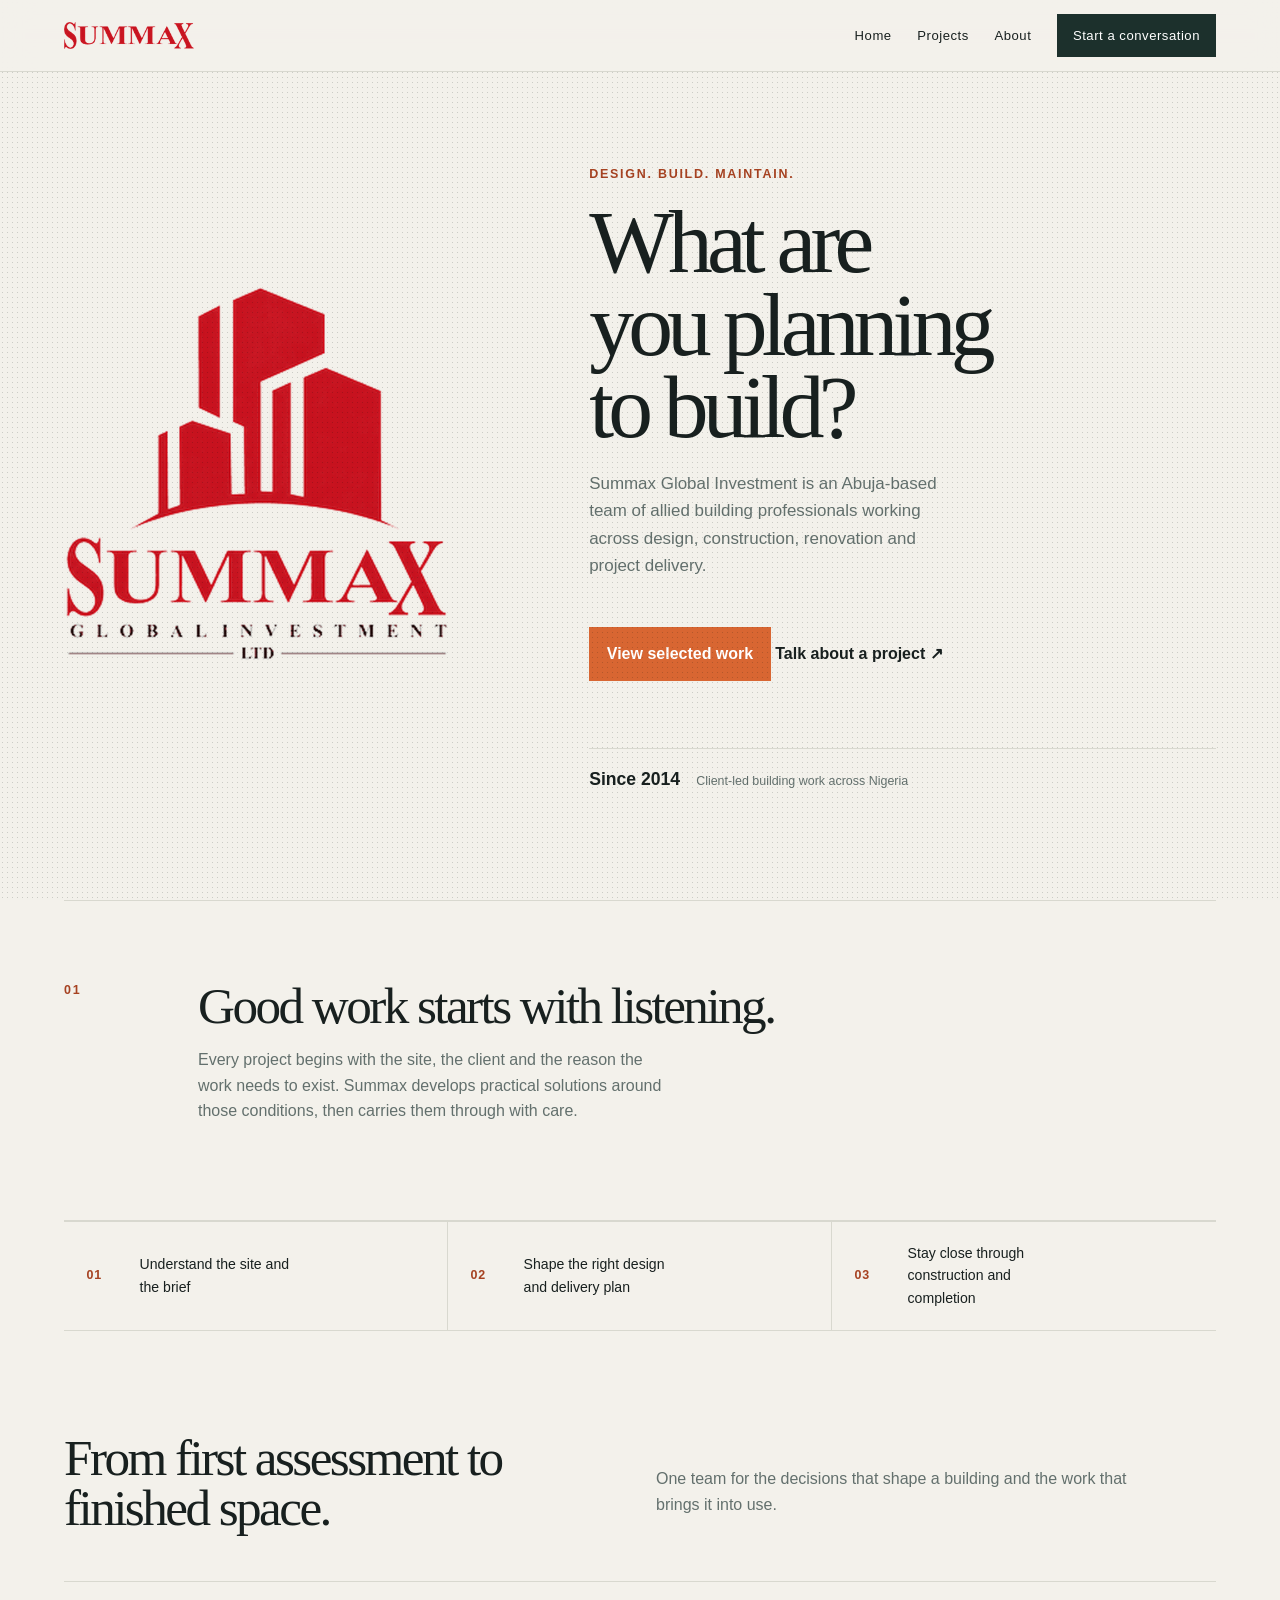
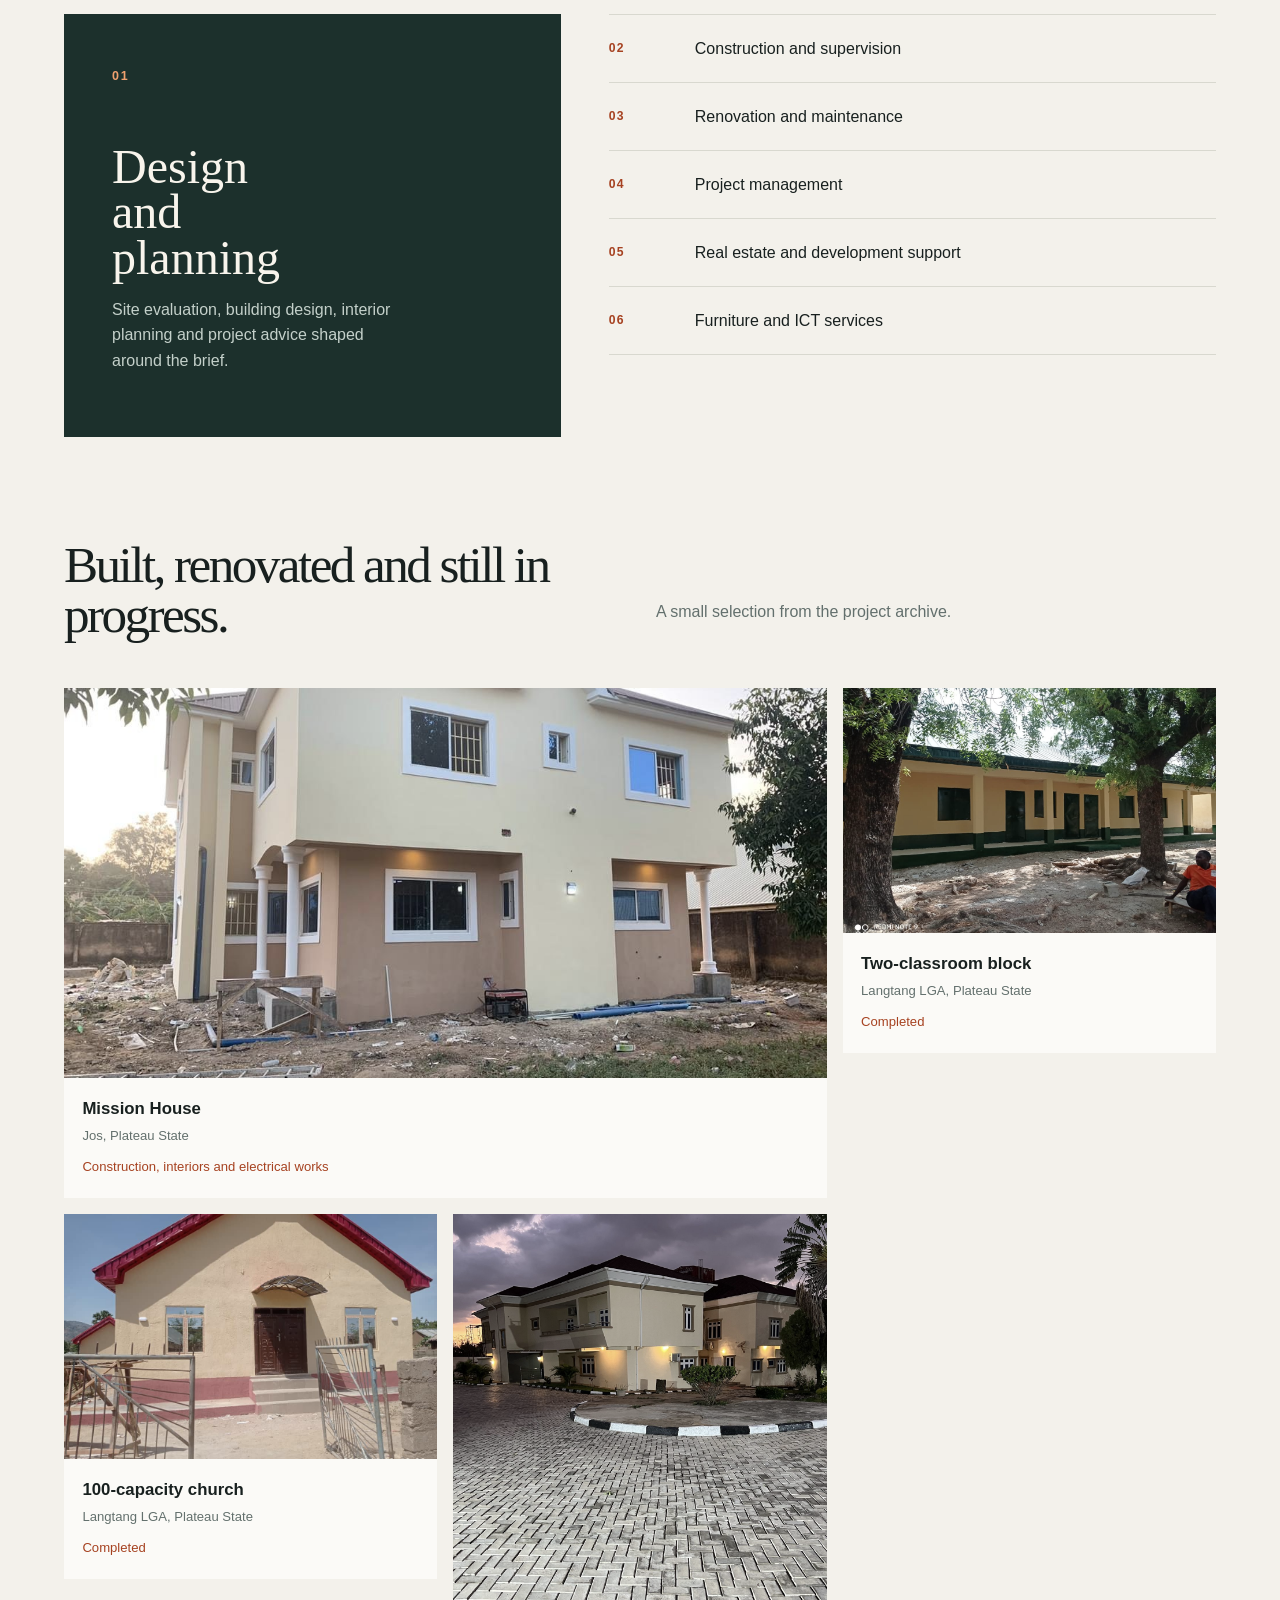
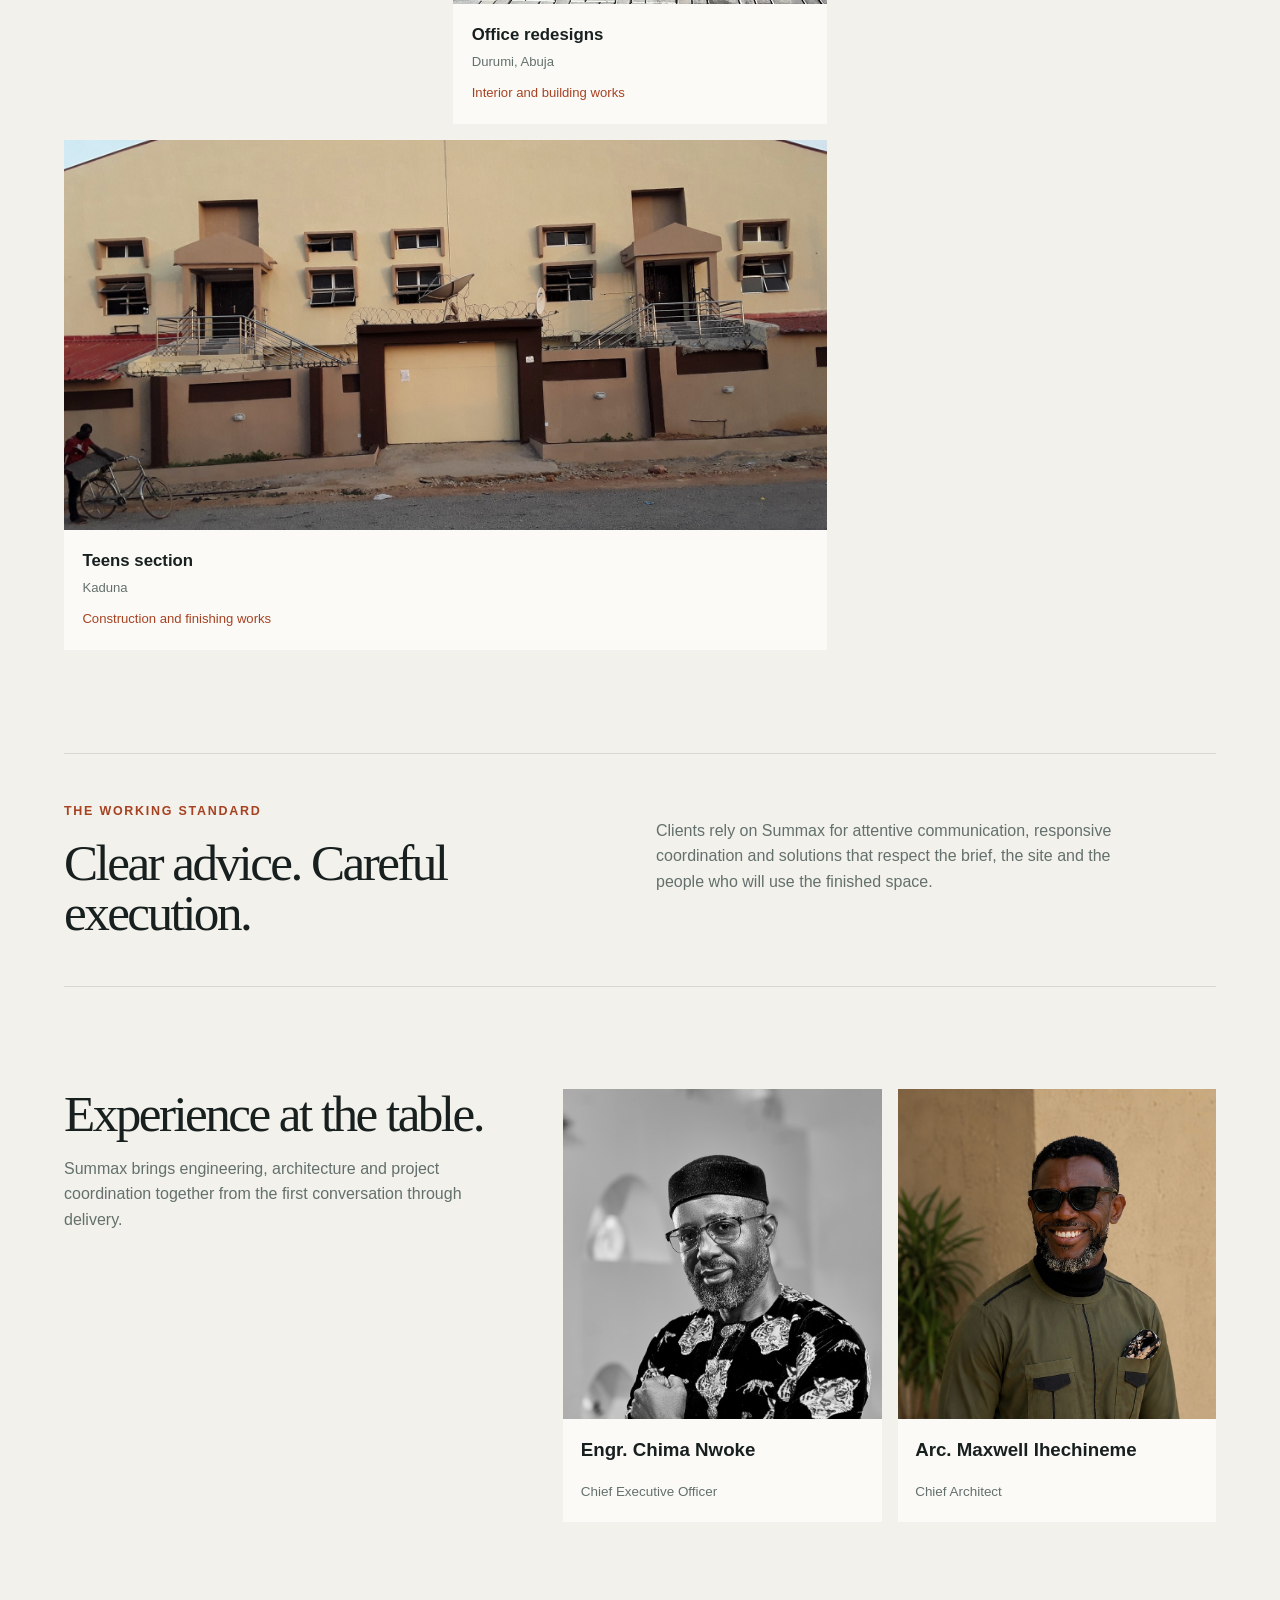
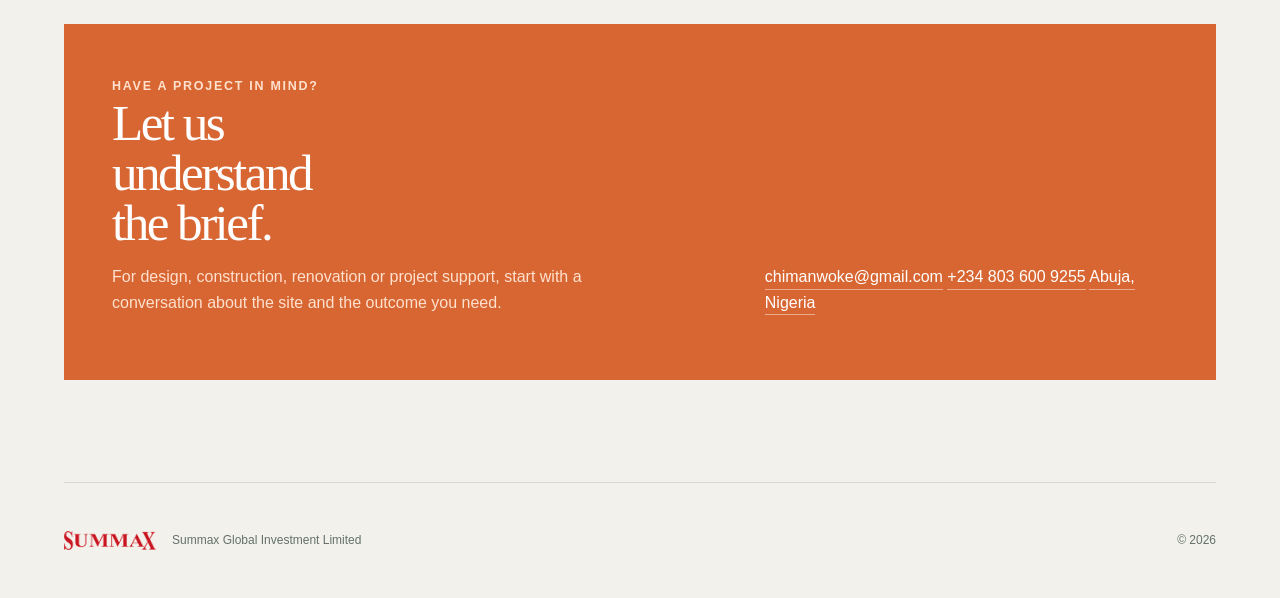
<file: docs/index.html>
<!DOCTYPE html>
<html xmlns="http://www.w3.org/1999/xhtml" lang="en" xml:lang="en"><head>

<meta charset="utf-8">
<meta name="generator" content="quarto-1.9.36">

<meta name="viewport" content="width=device-width, initial-scale=1.0, user-scalable=yes">


<title>Summax Global Investment</title>
<style>
/* Default styles provided by pandoc.
** See https://pandoc.org/MANUAL.html#variables-for-html for config info.
*/
code{white-space: pre-wrap;}
span.smallcaps{font-variant: small-caps;}
div.columns{display: flex; gap: min(4vw, 1.5em);}
div.column{flex: auto; overflow-x: auto;}
div.hanging-indent{margin-left: 1.5em; text-indent: -1.5em;}
ul.task-list{list-style: none;}
ul.task-list li input[type="checkbox"] {
  width: 0.8em;
  margin: 0 0.8em 0.2em -1em; /* quarto-specific, see https://github.com/quarto-dev/quarto-cli/issues/4556 */ 
  vertical-align: middle;
}
.display.math{display: block; text-align: center; margin: 0.5rem auto;}
</style>


<link href="./assets/logo.png" rel="icon" type="image/png">
<script src="site_libs/clipboard/clipboard.min.js"></script>
<script src="site_libs/quarto-html/tabby.min.js"></script>
<script src="site_libs/quarto-html/popper.min.js"></script>
<script src="site_libs/quarto-html/tippy.umd.min.js"></script>
<link href="site_libs/quarto-html/tippy.css" rel="stylesheet">
<link href="site_libs/quarto-html/light-border.css" rel="stylesheet">
<link href="site_libs/quarto-html/quarto-html-640605f58ae58ee79329c070719e555b.min.css" rel="stylesheet" append-hash="true" data-mode="light">
<link href="site_libs/quarto-html/quarto-syntax-highlighting-845c23b38eaddc0f92fda52bfe77a8c8.css" rel="stylesheet" id="quarto-text-highlighting-styles">
<style>html{ scroll-behavior: smooth; }</style>


<link rel="stylesheet" href="styles.css">
</head>

<body>


<header id="title-block-header">
<h1 class="title">Summax Global Investment</h1>

</header>


<nav class="site-nav" aria-label="Main navigation">
<a class="site-nav-brand" href="index.html" aria-label="Summax Global Investment — home"><img class="brand-full" src="assets/logo-wordmark.png" alt="Summax Global Investment" width="849" height="177"></a>
<div class="site-nav-links">
<a href="index.html">Home</a><a href="projects.html">Projects</a><a href="about.html">About</a><a class="site-nav-cta" href="about.html#contact"><span class="cta-full">Start a conversation</span><span class="cta-short">Contact</span></a>
</div>
</nav>
<div class="hero">
<div class="hero-logo">
<p><img src="assets/logo-lockup.png" alt="Summax Global Investment" width="572" height="560"></p>
</div>
<div class="hero-copy">
<p class="kicker">
Design. Build. Maintain.
</p>
<h1 id="what-are-you-planning-to-build">What are you planning to build?</h1>
<p>Summax Global Investment is an Abuja-based team of allied building professionals working across design, construction, renovation and project delivery.</p>
<div class="hero-actions">
<p><a class="button button-primary" href="#projects">View selected work</a> <a class="text-link" href="#contact">Talk about a project <span aria-hidden="true">↗</span></a></p>
</div>
<div class="hero-note">
<strong>Since 2014</strong><span>Client-led building work across Nigeria</span>
</div>
</div>
</div>
<div class="intro-band">
<div class="section-index">
01
</div>
<div>
<h2>
Good work starts with listening.
</h2>
<p>
Every project begins with the site, the client and the reason the work needs to exist. Summax develops practical solutions around those conditions, then carries them through with care.
</p>
</div>
</div>
<div class="approach-strip" aria-label="How Summax works">
<div>
<strong>01</strong><span>Understand the site and the brief</span>
</div>
<div>
<strong>02</strong><span>Shape the right design and delivery plan</span>
</div>
<div>
<strong>03</strong><span>Stay close through construction and completion</span>
</div>
</div>
<h2 id="services">Services</h2>
<div class="section-heading">
<h2>
From first assessment to finished space.
</h2>
<p>
One team for the decisions that shape a building and the work that brings it into use.
</p>
</div>
<div class="services-grid">
<div class="service-feature">
<span class="service-number">01</span>
<h3>
Design and planning
</h3>
<p>
Site evaluation, building design, interior planning and project advice shaped around the brief.
</p>
</div>
<div class="service-list">
<div>
<strong>02</strong><span>Construction and supervision</span>
</div>
<div>
<strong>03</strong><span>Renovation and maintenance</span>
</div>
<div>
<strong>04</strong><span>Project management</span>
</div>
<div>
<strong>05</strong><span>Real estate and development support</span>
</div>
<div>
<strong>06</strong><span>Furniture and ICT services</span>
</div>
</div>
</div>
<h2 id="projects">Selected work</h2>
<div class="section-heading section-heading-projects">
<h2>
Built, renovated and still in progress.
</h2>
<p>
A small selection from the project archive.
</p>
</div>
<div class="project-grid">
<div class="project-card project-card-wide">
<img src="assets/projects/mission-house-back.jpg" alt="Mission House exterior and surrounding site">
<div class="project-copy">
<h3>
Mission House
</h3>
<p>
Jos, Plateau State
</p>
<span>Construction, interiors and electrical works</span>
</div>
</div>
<div class="project-card">
<img src="assets/projects/langtang-school.jpg" alt="Completed classroom block at Langtang">
<div class="project-copy">
<h3>
Two-classroom block
</h3>
<p>
Langtang LGA, Plateau State
</p>
<span>Completed</span>
</div>
</div>
<div class="project-card">
<img src="assets/projects/church-front.jpg" alt="Front elevation of a 100-capacity church">
<div class="project-copy">
<h3>
100-capacity church
</h3>
<p>
Langtang LGA, Plateau State
</p>
<span>Completed</span>
</div>
</div>
<div class="project-card project-card-tall">
<img src="assets/projects/durumi-office.jpg" alt="Redesigned Living Faith Church office in Durumi">
<div class="project-copy">
<h3>
Office redesigns
</h3>
<p>
Durumi, Abuja
</p>
<span>Interior and building works</span>
</div>
</div>
<div class="project-card project-card-wide">
<img src="assets/projects/teens-church.jpg" alt="Living Faith Church teens section under construction">
<div class="project-copy">
<h3>
Teens section
</h3>
<p>
Kaduna
</p>
<span>Construction and finishing works</span>
</div>
</div>
</div>
<div class="project-detail">
<div>
<span class="kicker">The working standard</span>
<h2>
Clear advice. Careful execution.
</h2>
</div>
<p>
Clients rely on Summax for attentive communication, responsive coordination and solutions that respect the brief, the site and the people who will use the finished space.
</p>
</div>
<h2 id="team">The people behind the work</h2>
<div class="team-layout">
<div class="team-intro">
<h2>
Experience at the table.
</h2>
<p>
Summax brings engineering, architecture and project coordination together from the first conversation through delivery.
</p>
</div>
<div class="team-grid">
<div class="person-card">
<img src="assets/people/chima-nwoke.jpg" class="img-fluid" alt="Portrait of Engr. Chima Nwoke">
<h3>
Engr. Chima Nwoke
</h3>
<p>
Chief Executive Officer
</p>
</div>
<div class="person-card">
<img src="assets/people/maxwell-ihechineme.jpg" class="img-fluid" alt="Portrait of Arc. Maxwell Ihechineme">
<h3>
Arc. Maxwell Ihechineme
</h3>
<p>
Chief Architect
</p>
</div>
</div>
</div>
<div id="contact" class="contact-panel">
<div>
<span class="kicker">Have a project in mind?</span>
<h2>
Let us understand the brief.
</h2>
<p>
For design, construction, renovation or project support, start with a conversation about the site and the outcome you need.
</p>
</div>
<div class="contact-details">
<p><a href="mailto:chimanwoke@gmail.com">chimanwoke@gmail.com</a> <a href="tel:+2348036009255">+234 803 600 9255</a> <span>Abuja, Nigeria</span></p>
</div>
</div>
<footer>
<img src="assets/logo-wordmark.png" alt="Summax Global Investment" width="849" height="177"> <span>Summax Global Investment Limited</span> <span>© 2026</span>
</footer>


<script id="quarto-html-after-body" type="application/javascript">
  window.document.addEventListener("DOMContentLoaded", function (event) {
    const tabsets =  window.document.querySelectorAll(".panel-tabset-tabby")
    tabsets.forEach(function(tabset) {
      const tabby = new Tabby('#' + tabset.id);
    });
    const isCodeAnnotation = (el) => {
      for (const clz of el.classList) {
        if (clz.startsWith('code-annotation-')) {                     
          return true;
        }
      }
      return false;
    }
    const onCopySuccess = function(e) {
      // button target
      const button = e.trigger;
      // don't keep focus
      button.blur();
      // flash "checked"
      button.classList.add('code-copy-button-checked');
      var currentTitle = button.getAttribute("title");
      button.setAttribute("title", "Copied!");
      let tooltip;
      if (window.bootstrap) {
        button.setAttribute("data-bs-toggle", "tooltip");
        button.setAttribute("data-bs-placement", "left");
        button.setAttribute("data-bs-title", "Copied!");
        tooltip = new bootstrap.Tooltip(button, 
          { trigger: "manual", 
            customClass: "code-copy-button-tooltip",
            offset: [0, -8]});
        tooltip.show();    
      }
      setTimeout(function() {
        if (tooltip) {
          tooltip.hide();
          button.removeAttribute("data-bs-title");
          button.removeAttribute("data-bs-toggle");
          button.removeAttribute("data-bs-placement");
        }
        button.setAttribute("title", currentTitle);
        button.classList.remove('code-copy-button-checked');
      }, 1000);
      // clear code selection
      e.clearSelection();
    }
    const getTextToCopy = function(trigger) {
      const outerScaffold = trigger.parentElement.cloneNode(true);
      const codeEl = outerScaffold.querySelector('code');
      for (const childEl of codeEl.children) {
        if (isCodeAnnotation(childEl)) {
          childEl.remove();
        }
      }
      return codeEl.innerText;
    }
    const clipboard = new window.ClipboardJS('.code-copy-button:not([data-in-quarto-modal])', {
      text: getTextToCopy
    });
    clipboard.on('success', onCopySuccess);
    if (window.document.getElementById('quarto-embedded-source-code-modal')) {
      const clipboardModal = new window.ClipboardJS('.code-copy-button[data-in-quarto-modal]', {
        text: getTextToCopy,
        container: window.document.getElementById('quarto-embedded-source-code-modal')
      });
      clipboardModal.on('success', onCopySuccess);
    }
      var localhostRegex = new RegExp(/^(?:http|https):\/\/localhost\:?[0-9]*\//);
      var mailtoRegex = new RegExp(/^mailto:/);
        var filterRegex = new RegExp("https:\/\/theafricanquant\.github\.io\/summax-global-investment\/");
      var isInternal = (href) => {
          return filterRegex.test(href) || localhostRegex.test(href) || mailtoRegex.test(href);
      }
      // Inspect non-navigation links and adorn them if external
     var links = window.document.querySelectorAll('a[href]:not(.nav-link):not(.navbar-brand):not(.toc-action):not(.sidebar-link):not(.sidebar-item-toggle):not(.pagination-link):not(.no-external):not([aria-hidden]):not(.dropdown-item):not(.quarto-navigation-tool):not(.about-link)');
      for (var i=0; i<links.length; i++) {
        const link = links[i];
        if (!isInternal(link.href)) {
          // undo the damage that might have been done by quarto-nav.js in the case of
          // links that we want to consider external
          if (link.dataset.originalHref !== undefined) {
            link.href = link.dataset.originalHref;
          }
        }
      }
    function tippyHover(el, contentFn, onTriggerFn, onUntriggerFn) {
      const config = {
        allowHTML: true,
        maxWidth: 500,
        delay: 100,
        arrow: false,
        appendTo: function(el) {
            return el.parentElement;
        },
        interactive: true,
        interactiveBorder: 10,
        theme: 'light-border',
        placement: 'bottom-start',
      };
      if (contentFn) {
        config.content = contentFn;
      }
      if (onTriggerFn) {
        config.onTrigger = onTriggerFn;
      }
      if (onUntriggerFn) {
        config.onUntrigger = onUntriggerFn;
      }
      window.tippy(el, config); 
    }
    const noterefs = window.document.querySelectorAll('a[role="doc-noteref"]');
    for (var i=0; i<noterefs.length; i++) {
      const ref = noterefs[i];
      tippyHover(ref, function() {
        // use id or data attribute instead here
        let href = ref.getAttribute('data-footnote-href') || ref.getAttribute('href');
        try { href = new URL(href).hash; } catch {}
        const id = href.replace(/^#\/?/, "");
        const note = window.document.getElementById(id);
        if (note) {
          return note.innerHTML;
        } else {
          return "";
        }
      });
    }
    const xrefs = window.document.querySelectorAll('a.quarto-xref');
    const processXRef = (id, note) => {
      // Strip column container classes
      const stripColumnClz = (el) => {
        el.classList.remove("page-full", "page-columns");
        if (el.children) {
          for (const child of el.children) {
            stripColumnClz(child);
          }
        }
      }
      stripColumnClz(note)
      if (id === null || id.startsWith('sec-')) {
        // Special case sections, only their first couple elements
        const container = document.createElement("div");
        if (note.children && note.children.length > 2) {
          container.appendChild(note.children[0].cloneNode(true));
          for (let i = 1; i < note.children.length; i++) {
            const child = note.children[i];
            if (child.tagName === "P" && child.innerText === "") {
              continue;
            } else {
              container.appendChild(child.cloneNode(true));
              break;
            }
          }
          if (window.Quarto?.typesetMath) {
            window.Quarto.typesetMath(container);
          }
          return container.innerHTML
        } else {
          if (window.Quarto?.typesetMath) {
            window.Quarto.typesetMath(note);
          }
          return note.innerHTML;
        }
      } else {
        // Remove any anchor links if they are present
        const anchorLink = note.querySelector('a.anchorjs-link');
        if (anchorLink) {
          anchorLink.remove();
        }
        if (window.Quarto?.typesetMath) {
          window.Quarto.typesetMath(note);
        }
        if (note.classList.contains("callout")) {
          return note.outerHTML;
        } else {
          return note.innerHTML;
        }
      }
    }
    for (var i=0; i<xrefs.length; i++) {
      const xref = xrefs[i];
      tippyHover(xref, undefined, function(instance) {
        instance.disable();
        let url = xref.getAttribute('href');
        let hash = undefined; 
        if (url.startsWith('#')) {
          hash = url;
        } else {
          try { hash = new URL(url).hash; } catch {}
        }
        if (hash) {
          const id = hash.replace(/^#\/?/, "");
          const note = window.document.getElementById(id);
          if (note !== null) {
            try {
              const html = processXRef(id, note.cloneNode(true));
              instance.setContent(html);
            } finally {
              instance.enable();
              instance.show();
            }
          } else {
            // See if we can fetch this
            fetch(url.split('#')[0])
            .then(res => res.text())
            .then(html => {
              const parser = new DOMParser();
              const htmlDoc = parser.parseFromString(html, "text/html");
              const note = htmlDoc.getElementById(id);
              if (note !== null) {
                const html = processXRef(id, note);
                instance.setContent(html);
              } 
            }).finally(() => {
              instance.enable();
              instance.show();
            });
          }
        } else {
          // See if we can fetch a full url (with no hash to target)
          // This is a special case and we should probably do some content thinning / targeting
          fetch(url)
          .then(res => res.text())
          .then(html => {
            const parser = new DOMParser();
            const htmlDoc = parser.parseFromString(html, "text/html");
            const note = htmlDoc.querySelector('main.content');
            if (note !== null) {
              // This should only happen for chapter cross references
              // (since there is no id in the URL)
              // remove the first header
              if (note.children.length > 0 && note.children[0].tagName === "HEADER") {
                note.children[0].remove();
              }
              const html = processXRef(null, note);
              instance.setContent(html);
            } 
          }).finally(() => {
            instance.enable();
            instance.show();
          });
        }
      }, function(instance) {
      });
    }
        let selectedAnnoteEl;
        const selectorForAnnotation = ( cell, annotation) => {
          let cellAttr = 'data-code-cell="' + cell + '"';
          let lineAttr = 'data-code-annotation="' +  annotation + '"';
          const selector = 'span[' + cellAttr + '][' + lineAttr + ']';
          return selector;
        }
        const selectCodeLines = (annoteEl) => {
          const doc = window.document;
          const targetCell = annoteEl.getAttribute("data-target-cell");
          const targetAnnotation = annoteEl.getAttribute("data-target-annotation");
          const annoteSpan = window.document.querySelector(selectorForAnnotation(targetCell, targetAnnotation));
          const lines = annoteSpan.getAttribute("data-code-lines").split(",");
          const lineIds = lines.map((line) => {
            return targetCell + "-" + line;
          })
          let top = null;
          let height = null;
          let parent = null;
          if (lineIds.length > 0) {
              //compute the position of the single el (top and bottom and make a div)
              const el = window.document.getElementById(lineIds[0]);
              top = el.offsetTop;
              height = el.offsetHeight;
              parent = el.parentElement.parentElement;
            if (lineIds.length > 1) {
              const lastEl = window.document.getElementById(lineIds[lineIds.length - 1]);
              const bottom = lastEl.offsetTop + lastEl.offsetHeight;
              height = bottom - top;
            }
            if (top !== null && height !== null && parent !== null) {
              // cook up a div (if necessary) and position it 
              let div = window.document.getElementById("code-annotation-line-highlight");
              if (div === null) {
                div = window.document.createElement("div");
                div.setAttribute("id", "code-annotation-line-highlight");
                div.style.position = 'absolute';
                parent.appendChild(div);
              }
              div.style.top = top - 2 + "px";
              div.style.height = height + 4 + "px";
              div.style.left = 0;
              let gutterDiv = window.document.getElementById("code-annotation-line-highlight-gutter");
              if (gutterDiv === null) {
                gutterDiv = window.document.createElement("div");
                gutterDiv.setAttribute("id", "code-annotation-line-highlight-gutter");
                gutterDiv.style.position = 'absolute';
                const codeCell = window.document.getElementById(targetCell);
                const gutter = codeCell.querySelector('.code-annotation-gutter');
                gutter.appendChild(gutterDiv);
              }
              gutterDiv.style.top = top - 2 + "px";
              gutterDiv.style.height = height + 4 + "px";
            }
            selectedAnnoteEl = annoteEl;
          }
        };
        const unselectCodeLines = () => {
          const elementsIds = ["code-annotation-line-highlight", "code-annotation-line-highlight-gutter"];
          elementsIds.forEach((elId) => {
            const div = window.document.getElementById(elId);
            if (div) {
              div.remove();
            }
          });
          selectedAnnoteEl = undefined;
        };
          // Handle positioning of the toggle
      window.addEventListener(
        "resize",
        throttle(() => {
          elRect = undefined;
          if (selectedAnnoteEl) {
            selectCodeLines(selectedAnnoteEl);
          }
        }, 10)
      );
      function throttle(fn, ms) {
      let throttle = false;
      let timer;
        return (...args) => {
          if(!throttle) { // first call gets through
              fn.apply(this, args);
              throttle = true;
          } else { // all the others get throttled
              if(timer) clearTimeout(timer); // cancel #2
              timer = setTimeout(() => {
                fn.apply(this, args);
                timer = throttle = false;
              }, ms);
          }
        };
      }
        // Attach click handler to the DT
        const annoteDls = window.document.querySelectorAll('dt[data-target-cell]');
        for (const annoteDlNode of annoteDls) {
          annoteDlNode.addEventListener('click', (event) => {
            const clickedEl = event.target;
            if (clickedEl !== selectedAnnoteEl) {
              unselectCodeLines();
              const activeEl = window.document.querySelector('dt[data-target-cell].code-annotation-active');
              if (activeEl) {
                activeEl.classList.remove('code-annotation-active');
              }
              selectCodeLines(clickedEl);
              clickedEl.classList.add('code-annotation-active');
            } else {
              // Unselect the line
              unselectCodeLines();
              clickedEl.classList.remove('code-annotation-active');
            }
          });
        }
    const findCites = (el) => {
      const parentEl = el.parentElement;
      if (parentEl) {
        const cites = parentEl.dataset.cites;
        if (cites) {
          return {
            el,
            cites: cites.split(' ')
          };
        } else {
          return findCites(el.parentElement)
        }
      } else {
        return undefined;
      }
    };
    var bibliorefs = window.document.querySelectorAll('a[role="doc-biblioref"]');
    for (var i=0; i<bibliorefs.length; i++) {
      const ref = bibliorefs[i];
      const citeInfo = findCites(ref);
      if (citeInfo) {
        tippyHover(citeInfo.el, function() {
          var popup = window.document.createElement('div');
          citeInfo.cites.forEach(function(cite) {
            var citeDiv = window.document.createElement('div');
            citeDiv.classList.add('hanging-indent');
            citeDiv.classList.add('csl-entry');
            var biblioDiv = window.document.getElementById('ref-' + cite);
            if (biblioDiv) {
              citeDiv.innerHTML = biblioDiv.innerHTML;
            }
            popup.appendChild(citeDiv);
          });
          return popup.innerHTML;
        });
      }
    }
  });
  </script>




<script src="site_libs/quarto-html/zenscroll-min.js"></script>
</body></html>
</file>
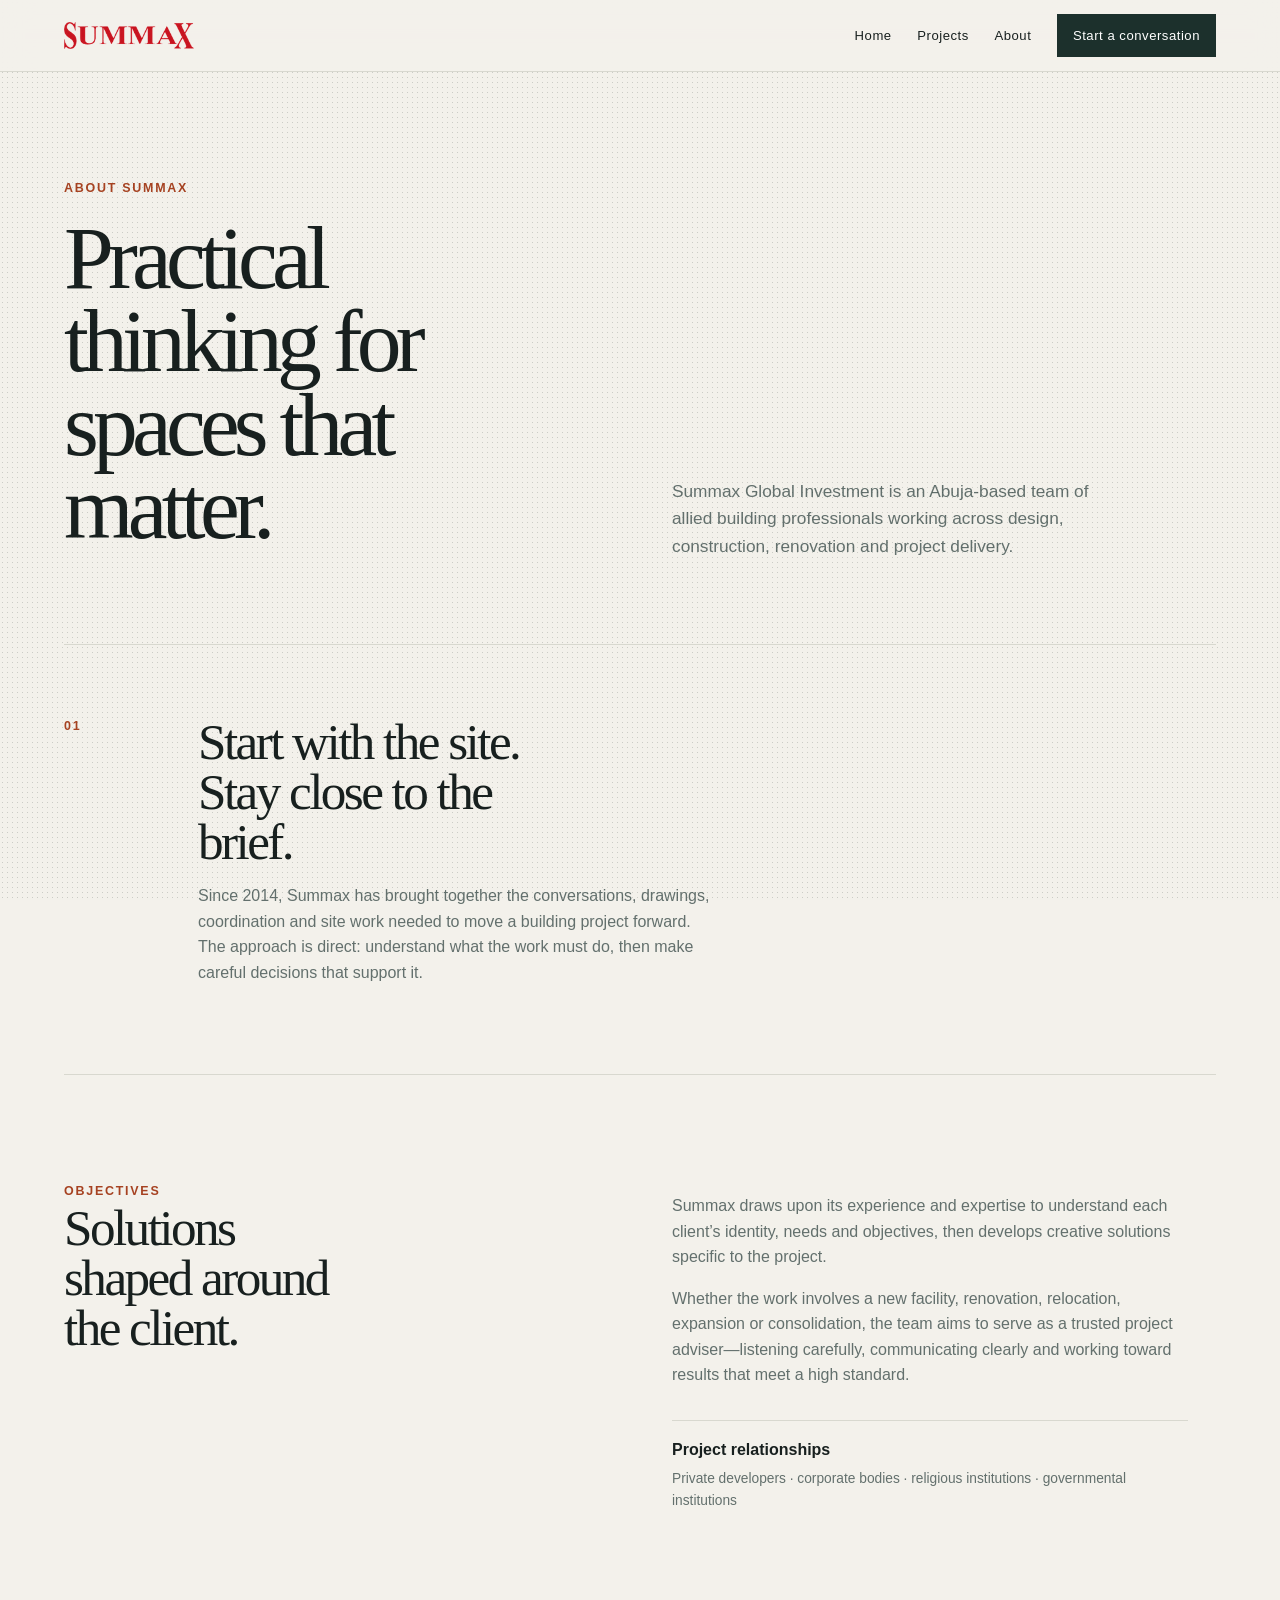
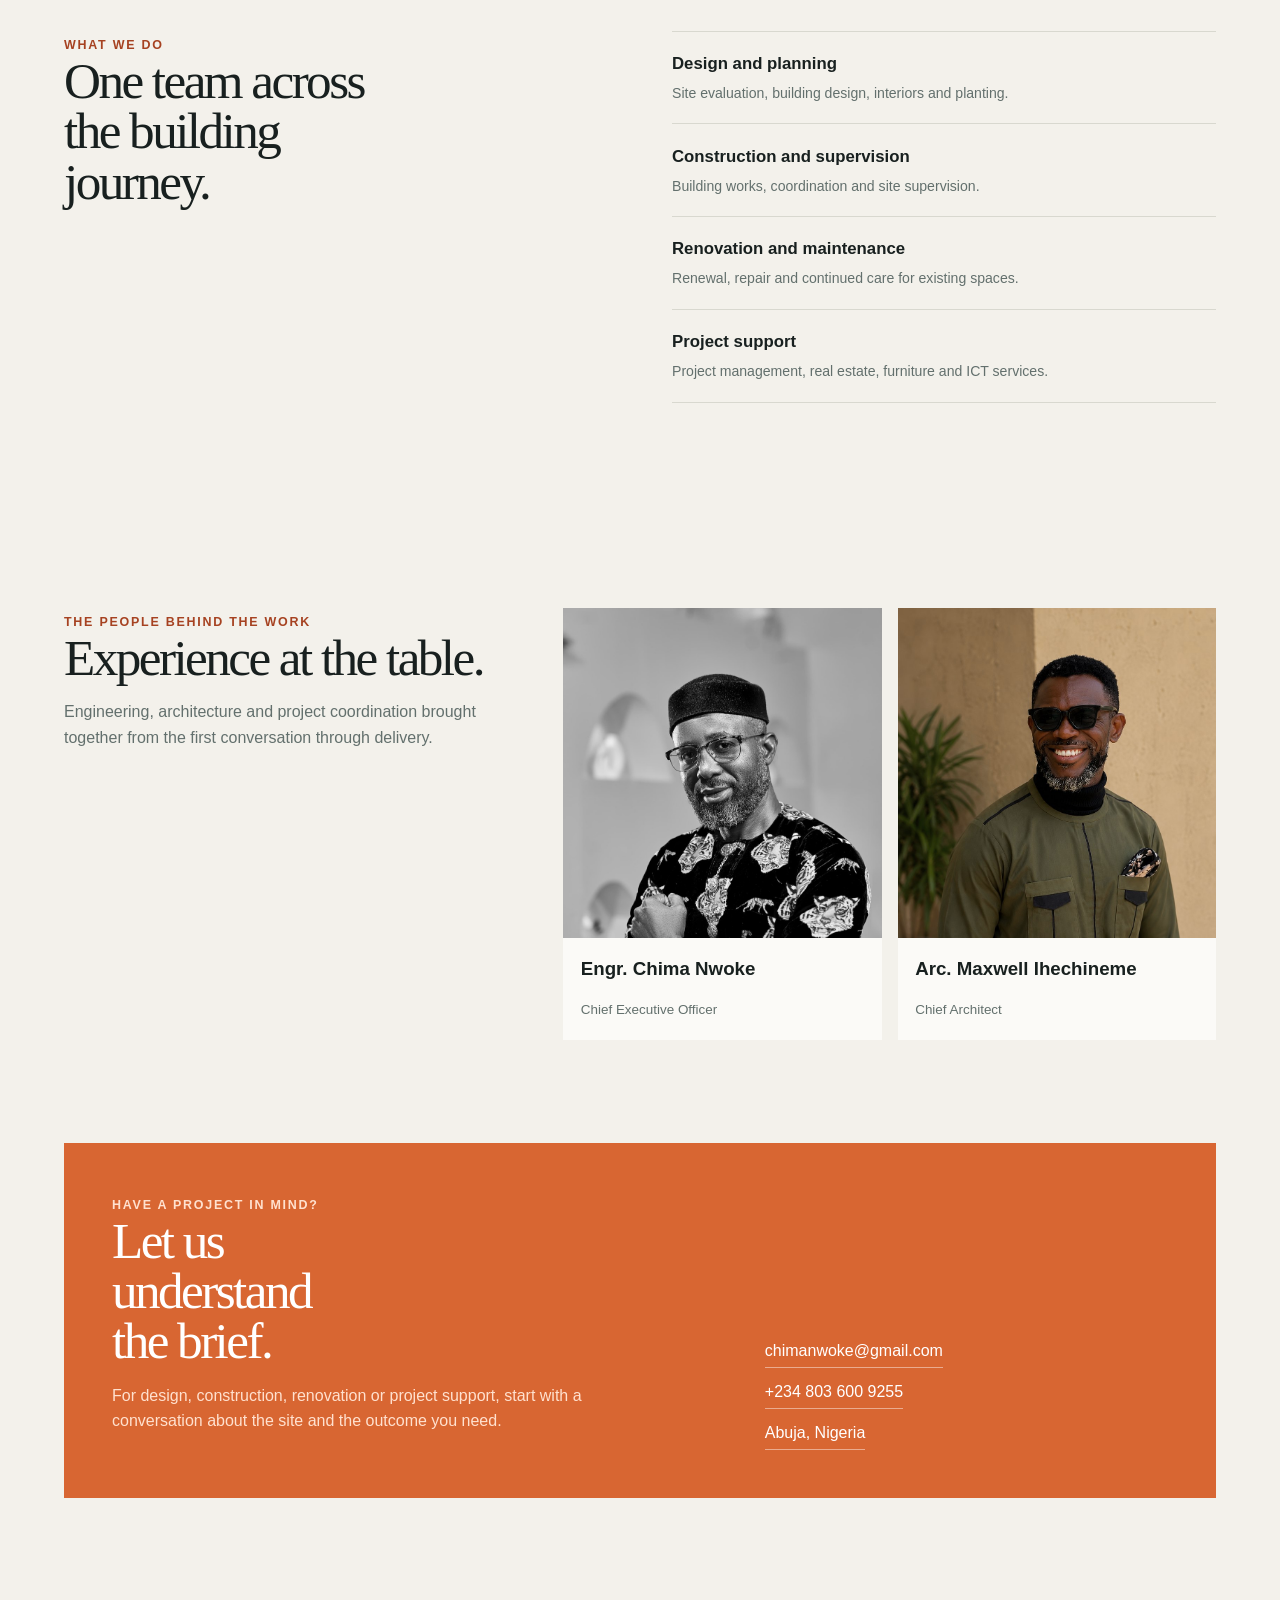
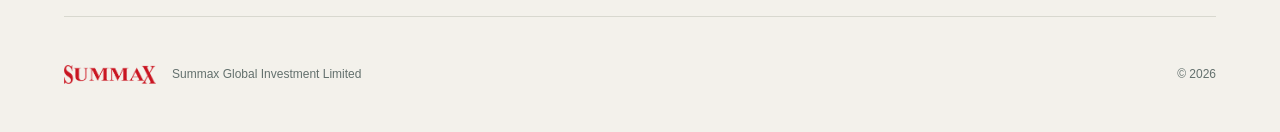
<file: docs/about.html>
<!DOCTYPE html>
<html xmlns="http://www.w3.org/1999/xhtml" lang="en" xml:lang="en"><head>

<meta charset="utf-8">
<meta name="generator" content="quarto-1.9.36">

<meta name="viewport" content="width=device-width, initial-scale=1.0, user-scalable=yes">


<title>About – Summax Global Investment</title>
<style>
/* Default styles provided by pandoc.
** See https://pandoc.org/MANUAL.html#variables-for-html for config info.
*/
code{white-space: pre-wrap;}
span.smallcaps{font-variant: small-caps;}
div.columns{display: flex; gap: min(4vw, 1.5em);}
div.column{flex: auto; overflow-x: auto;}
div.hanging-indent{margin-left: 1.5em; text-indent: -1.5em;}
ul.task-list{list-style: none;}
ul.task-list li input[type="checkbox"] {
  width: 0.8em;
  margin: 0 0.8em 0.2em -1em; /* quarto-specific, see https://github.com/quarto-dev/quarto-cli/issues/4556 */ 
  vertical-align: middle;
}
.display.math{display: block; text-align: center; margin: 0.5rem auto;}
</style>


<link href="./assets/logo.png" rel="icon" type="image/png">
<script src="site_libs/clipboard/clipboard.min.js"></script>
<script src="site_libs/quarto-html/tabby.min.js"></script>
<script src="site_libs/quarto-html/popper.min.js"></script>
<script src="site_libs/quarto-html/tippy.umd.min.js"></script>
<link href="site_libs/quarto-html/tippy.css" rel="stylesheet">
<link href="site_libs/quarto-html/light-border.css" rel="stylesheet">
<link href="site_libs/quarto-html/quarto-html-640605f58ae58ee79329c070719e555b.min.css" rel="stylesheet" append-hash="true" data-mode="light">
<link href="site_libs/quarto-html/quarto-syntax-highlighting-845c23b38eaddc0f92fda52bfe77a8c8.css" rel="stylesheet" id="quarto-text-highlighting-styles">
<style>html{ scroll-behavior: smooth; }</style>


<link rel="stylesheet" href="styles.css">
</head>

<body>


<header id="title-block-header">
<h1 class="title">About</h1>

</header>


<nav class="site-nav" aria-label="Main navigation">
<a class="site-nav-brand" href="index.html" aria-label="Summax Global Investment — home"><img class="brand-full" src="assets/logo-wordmark.png" alt="Summax Global Investment" width="849" height="177"></a>
<div class="site-nav-links">
<a href="index.html">Home</a><a href="projects.html">Projects</a><a href="about.html">About</a><a class="site-nav-cta" href="#contact"><span class="cta-full">Start a conversation</span><span class="cta-short">Contact</span></a>
</div>
</nav>
<div class="page-shell">
<div class="page-hero page-hero-split">
<div>
<span class="kicker">About Summax</span>
<h1>
Practical thinking for spaces that matter.
</h1>
</div>
<p>
Summax Global Investment is an Abuja-based team of allied building professionals working across design, construction, renovation and project delivery.
</p>
</div>
<div class="about-statement">
<span class="section-index">01</span>
<div>
<h2>
Start with the site. Stay close to the brief.
</h2>
<p>
Since 2014, Summax has brought together the conversations, drawings, coordination and site work needed to move a building project forward. The approach is direct: understand what the work must do, then make careful decisions that support it.
</p>
</div>
</div>
<div class="about-objectives">
<div>
<span class="kicker">Objectives</span>
<h2>
Solutions shaped around the client.
</h2>
</div>
<div>
<p>
Summax draws upon its experience and expertise to understand each client’s identity, needs and objectives, then develops creative solutions specific to the project.
</p>
<p>
Whether the work involves a new facility, renovation, relocation, expansion or consolidation, the team aims to serve as a trusted project adviser—listening carefully, communicating clearly and working toward results that meet a high standard.
</p>
<p class="audience-note">
<strong>Project relationships</strong><span>Private developers · corporate bodies · religious institutions · governmental institutions</span>
</p>
</div>
</div>
<div class="about-columns">
<div>
<span class="kicker">What we do</span>
<h2>
One team across the building journey.
</h2>
</div>
<div class="about-services">
<div>
<strong>Design and planning</strong>
<p>
Site evaluation, building design, interiors and planting.
</p>
</div>
<div>
<strong>Construction and supervision</strong>
<p>
Building works, coordination and site supervision.
</p>
</div>
<div>
<strong>Renovation and maintenance</strong>
<p>
Renewal, repair and continued care for existing spaces.
</p>
</div>
<div>
<strong>Project support</strong>
<p>
Project management, real estate, furniture and ICT services.
</p>
</div>
</div>
</div>
<div class="team-layout about-team">
<div class="team-intro">
<span class="kicker">The people behind the work</span>
<h2>
Experience at the table.
</h2>
<p>
Engineering, architecture and project coordination brought together from the first conversation through delivery.
</p>
</div>
<div class="team-grid">
<div class="person-card">
<img src="assets/people/chima-nwoke.jpg" alt="Portrait of Engr. Chima Nwoke">
<h3>
Engr. Chima Nwoke
</h3>
<p>
Chief Executive Officer
</p>
</div>
<div class="person-card">
<img src="assets/people/maxwell-ihechineme.jpg" alt="Portrait of Arc. Maxwell Ihechineme">
<h3>
Arc. Maxwell Ihechineme
</h3>
<p>
Chief Architect
</p>
</div>
</div>
</div>
<div id="contact" class="contact-panel">
<div>
<span class="kicker">Have a project in mind?</span>
<h2>
Let us understand the brief.
</h2>
<p>
For design, construction, renovation or project support, start with a conversation about the site and the outcome you need.
</p>
</div>
<div class="contact-details">
<a href="mailto:chimanwoke@gmail.com">chimanwoke@gmail.com</a><a href="tel:+2348036009255">+234 803 600 9255</a><span>Abuja, Nigeria</span>
</div>
</div>
</div>
<footer>
<img src="assets/logo-wordmark.png" alt="Summax Global Investment" width="849" height="177"><span>Summax Global Investment Limited</span><span>© 2026</span>
</footer>


<script id="quarto-html-after-body" type="application/javascript">
  window.document.addEventListener("DOMContentLoaded", function (event) {
    const tabsets =  window.document.querySelectorAll(".panel-tabset-tabby")
    tabsets.forEach(function(tabset) {
      const tabby = new Tabby('#' + tabset.id);
    });
    const isCodeAnnotation = (el) => {
      for (const clz of el.classList) {
        if (clz.startsWith('code-annotation-')) {                     
          return true;
        }
      }
      return false;
    }
    const onCopySuccess = function(e) {
      // button target
      const button = e.trigger;
      // don't keep focus
      button.blur();
      // flash "checked"
      button.classList.add('code-copy-button-checked');
      var currentTitle = button.getAttribute("title");
      button.setAttribute("title", "Copied!");
      let tooltip;
      if (window.bootstrap) {
        button.setAttribute("data-bs-toggle", "tooltip");
        button.setAttribute("data-bs-placement", "left");
        button.setAttribute("data-bs-title", "Copied!");
        tooltip = new bootstrap.Tooltip(button, 
          { trigger: "manual", 
            customClass: "code-copy-button-tooltip",
            offset: [0, -8]});
        tooltip.show();    
      }
      setTimeout(function() {
        if (tooltip) {
          tooltip.hide();
          button.removeAttribute("data-bs-title");
          button.removeAttribute("data-bs-toggle");
          button.removeAttribute("data-bs-placement");
        }
        button.setAttribute("title", currentTitle);
        button.classList.remove('code-copy-button-checked');
      }, 1000);
      // clear code selection
      e.clearSelection();
    }
    const getTextToCopy = function(trigger) {
      const outerScaffold = trigger.parentElement.cloneNode(true);
      const codeEl = outerScaffold.querySelector('code');
      for (const childEl of codeEl.children) {
        if (isCodeAnnotation(childEl)) {
          childEl.remove();
        }
      }
      return codeEl.innerText;
    }
    const clipboard = new window.ClipboardJS('.code-copy-button:not([data-in-quarto-modal])', {
      text: getTextToCopy
    });
    clipboard.on('success', onCopySuccess);
    if (window.document.getElementById('quarto-embedded-source-code-modal')) {
      const clipboardModal = new window.ClipboardJS('.code-copy-button[data-in-quarto-modal]', {
        text: getTextToCopy,
        container: window.document.getElementById('quarto-embedded-source-code-modal')
      });
      clipboardModal.on('success', onCopySuccess);
    }
      var localhostRegex = new RegExp(/^(?:http|https):\/\/localhost\:?[0-9]*\//);
      var mailtoRegex = new RegExp(/^mailto:/);
        var filterRegex = new RegExp("https:\/\/theafricanquant\.github\.io\/summax-global-investment\/");
      var isInternal = (href) => {
          return filterRegex.test(href) || localhostRegex.test(href) || mailtoRegex.test(href);
      }
      // Inspect non-navigation links and adorn them if external
     var links = window.document.querySelectorAll('a[href]:not(.nav-link):not(.navbar-brand):not(.toc-action):not(.sidebar-link):not(.sidebar-item-toggle):not(.pagination-link):not(.no-external):not([aria-hidden]):not(.dropdown-item):not(.quarto-navigation-tool):not(.about-link)');
      for (var i=0; i<links.length; i++) {
        const link = links[i];
        if (!isInternal(link.href)) {
          // undo the damage that might have been done by quarto-nav.js in the case of
          // links that we want to consider external
          if (link.dataset.originalHref !== undefined) {
            link.href = link.dataset.originalHref;
          }
        }
      }
    function tippyHover(el, contentFn, onTriggerFn, onUntriggerFn) {
      const config = {
        allowHTML: true,
        maxWidth: 500,
        delay: 100,
        arrow: false,
        appendTo: function(el) {
            return el.parentElement;
        },
        interactive: true,
        interactiveBorder: 10,
        theme: 'light-border',
        placement: 'bottom-start',
      };
      if (contentFn) {
        config.content = contentFn;
      }
      if (onTriggerFn) {
        config.onTrigger = onTriggerFn;
      }
      if (onUntriggerFn) {
        config.onUntrigger = onUntriggerFn;
      }
      window.tippy(el, config); 
    }
    const noterefs = window.document.querySelectorAll('a[role="doc-noteref"]');
    for (var i=0; i<noterefs.length; i++) {
      const ref = noterefs[i];
      tippyHover(ref, function() {
        // use id or data attribute instead here
        let href = ref.getAttribute('data-footnote-href') || ref.getAttribute('href');
        try { href = new URL(href).hash; } catch {}
        const id = href.replace(/^#\/?/, "");
        const note = window.document.getElementById(id);
        if (note) {
          return note.innerHTML;
        } else {
          return "";
        }
      });
    }
    const xrefs = window.document.querySelectorAll('a.quarto-xref');
    const processXRef = (id, note) => {
      // Strip column container classes
      const stripColumnClz = (el) => {
        el.classList.remove("page-full", "page-columns");
        if (el.children) {
          for (const child of el.children) {
            stripColumnClz(child);
          }
        }
      }
      stripColumnClz(note)
      if (id === null || id.startsWith('sec-')) {
        // Special case sections, only their first couple elements
        const container = document.createElement("div");
        if (note.children && note.children.length > 2) {
          container.appendChild(note.children[0].cloneNode(true));
          for (let i = 1; i < note.children.length; i++) {
            const child = note.children[i];
            if (child.tagName === "P" && child.innerText === "") {
              continue;
            } else {
              container.appendChild(child.cloneNode(true));
              break;
            }
          }
          if (window.Quarto?.typesetMath) {
            window.Quarto.typesetMath(container);
          }
          return container.innerHTML
        } else {
          if (window.Quarto?.typesetMath) {
            window.Quarto.typesetMath(note);
          }
          return note.innerHTML;
        }
      } else {
        // Remove any anchor links if they are present
        const anchorLink = note.querySelector('a.anchorjs-link');
        if (anchorLink) {
          anchorLink.remove();
        }
        if (window.Quarto?.typesetMath) {
          window.Quarto.typesetMath(note);
        }
        if (note.classList.contains("callout")) {
          return note.outerHTML;
        } else {
          return note.innerHTML;
        }
      }
    }
    for (var i=0; i<xrefs.length; i++) {
      const xref = xrefs[i];
      tippyHover(xref, undefined, function(instance) {
        instance.disable();
        let url = xref.getAttribute('href');
        let hash = undefined; 
        if (url.startsWith('#')) {
          hash = url;
        } else {
          try { hash = new URL(url).hash; } catch {}
        }
        if (hash) {
          const id = hash.replace(/^#\/?/, "");
          const note = window.document.getElementById(id);
          if (note !== null) {
            try {
              const html = processXRef(id, note.cloneNode(true));
              instance.setContent(html);
            } finally {
              instance.enable();
              instance.show();
            }
          } else {
            // See if we can fetch this
            fetch(url.split('#')[0])
            .then(res => res.text())
            .then(html => {
              const parser = new DOMParser();
              const htmlDoc = parser.parseFromString(html, "text/html");
              const note = htmlDoc.getElementById(id);
              if (note !== null) {
                const html = processXRef(id, note);
                instance.setContent(html);
              } 
            }).finally(() => {
              instance.enable();
              instance.show();
            });
          }
        } else {
          // See if we can fetch a full url (with no hash to target)
          // This is a special case and we should probably do some content thinning / targeting
          fetch(url)
          .then(res => res.text())
          .then(html => {
            const parser = new DOMParser();
            const htmlDoc = parser.parseFromString(html, "text/html");
            const note = htmlDoc.querySelector('main.content');
            if (note !== null) {
              // This should only happen for chapter cross references
              // (since there is no id in the URL)
              // remove the first header
              if (note.children.length > 0 && note.children[0].tagName === "HEADER") {
                note.children[0].remove();
              }
              const html = processXRef(null, note);
              instance.setContent(html);
            } 
          }).finally(() => {
            instance.enable();
            instance.show();
          });
        }
      }, function(instance) {
      });
    }
        let selectedAnnoteEl;
        const selectorForAnnotation = ( cell, annotation) => {
          let cellAttr = 'data-code-cell="' + cell + '"';
          let lineAttr = 'data-code-annotation="' +  annotation + '"';
          const selector = 'span[' + cellAttr + '][' + lineAttr + ']';
          return selector;
        }
        const selectCodeLines = (annoteEl) => {
          const doc = window.document;
          const targetCell = annoteEl.getAttribute("data-target-cell");
          const targetAnnotation = annoteEl.getAttribute("data-target-annotation");
          const annoteSpan = window.document.querySelector(selectorForAnnotation(targetCell, targetAnnotation));
          const lines = annoteSpan.getAttribute("data-code-lines").split(",");
          const lineIds = lines.map((line) => {
            return targetCell + "-" + line;
          })
          let top = null;
          let height = null;
          let parent = null;
          if (lineIds.length > 0) {
              //compute the position of the single el (top and bottom and make a div)
              const el = window.document.getElementById(lineIds[0]);
              top = el.offsetTop;
              height = el.offsetHeight;
              parent = el.parentElement.parentElement;
            if (lineIds.length > 1) {
              const lastEl = window.document.getElementById(lineIds[lineIds.length - 1]);
              const bottom = lastEl.offsetTop + lastEl.offsetHeight;
              height = bottom - top;
            }
            if (top !== null && height !== null && parent !== null) {
              // cook up a div (if necessary) and position it 
              let div = window.document.getElementById("code-annotation-line-highlight");
              if (div === null) {
                div = window.document.createElement("div");
                div.setAttribute("id", "code-annotation-line-highlight");
                div.style.position = 'absolute';
                parent.appendChild(div);
              }
              div.style.top = top - 2 + "px";
              div.style.height = height + 4 + "px";
              div.style.left = 0;
              let gutterDiv = window.document.getElementById("code-annotation-line-highlight-gutter");
              if (gutterDiv === null) {
                gutterDiv = window.document.createElement("div");
                gutterDiv.setAttribute("id", "code-annotation-line-highlight-gutter");
                gutterDiv.style.position = 'absolute';
                const codeCell = window.document.getElementById(targetCell);
                const gutter = codeCell.querySelector('.code-annotation-gutter');
                gutter.appendChild(gutterDiv);
              }
              gutterDiv.style.top = top - 2 + "px";
              gutterDiv.style.height = height + 4 + "px";
            }
            selectedAnnoteEl = annoteEl;
          }
        };
        const unselectCodeLines = () => {
          const elementsIds = ["code-annotation-line-highlight", "code-annotation-line-highlight-gutter"];
          elementsIds.forEach((elId) => {
            const div = window.document.getElementById(elId);
            if (div) {
              div.remove();
            }
          });
          selectedAnnoteEl = undefined;
        };
          // Handle positioning of the toggle
      window.addEventListener(
        "resize",
        throttle(() => {
          elRect = undefined;
          if (selectedAnnoteEl) {
            selectCodeLines(selectedAnnoteEl);
          }
        }, 10)
      );
      function throttle(fn, ms) {
      let throttle = false;
      let timer;
        return (...args) => {
          if(!throttle) { // first call gets through
              fn.apply(this, args);
              throttle = true;
          } else { // all the others get throttled
              if(timer) clearTimeout(timer); // cancel #2
              timer = setTimeout(() => {
                fn.apply(this, args);
                timer = throttle = false;
              }, ms);
          }
        };
      }
        // Attach click handler to the DT
        const annoteDls = window.document.querySelectorAll('dt[data-target-cell]');
        for (const annoteDlNode of annoteDls) {
          annoteDlNode.addEventListener('click', (event) => {
            const clickedEl = event.target;
            if (clickedEl !== selectedAnnoteEl) {
              unselectCodeLines();
              const activeEl = window.document.querySelector('dt[data-target-cell].code-annotation-active');
              if (activeEl) {
                activeEl.classList.remove('code-annotation-active');
              }
              selectCodeLines(clickedEl);
              clickedEl.classList.add('code-annotation-active');
            } else {
              // Unselect the line
              unselectCodeLines();
              clickedEl.classList.remove('code-annotation-active');
            }
          });
        }
    const findCites = (el) => {
      const parentEl = el.parentElement;
      if (parentEl) {
        const cites = parentEl.dataset.cites;
        if (cites) {
          return {
            el,
            cites: cites.split(' ')
          };
        } else {
          return findCites(el.parentElement)
        }
      } else {
        return undefined;
      }
    };
    var bibliorefs = window.document.querySelectorAll('a[role="doc-biblioref"]');
    for (var i=0; i<bibliorefs.length; i++) {
      const ref = bibliorefs[i];
      const citeInfo = findCites(ref);
      if (citeInfo) {
        tippyHover(citeInfo.el, function() {
          var popup = window.document.createElement('div');
          citeInfo.cites.forEach(function(cite) {
            var citeDiv = window.document.createElement('div');
            citeDiv.classList.add('hanging-indent');
            citeDiv.classList.add('csl-entry');
            var biblioDiv = window.document.getElementById('ref-' + cite);
            if (biblioDiv) {
              citeDiv.innerHTML = biblioDiv.innerHTML;
            }
            popup.appendChild(citeDiv);
          });
          return popup.innerHTML;
        });
      }
    }
  });
  </script>




<script src="site_libs/quarto-html/zenscroll-min.js"></script>
</body></html>
</file>
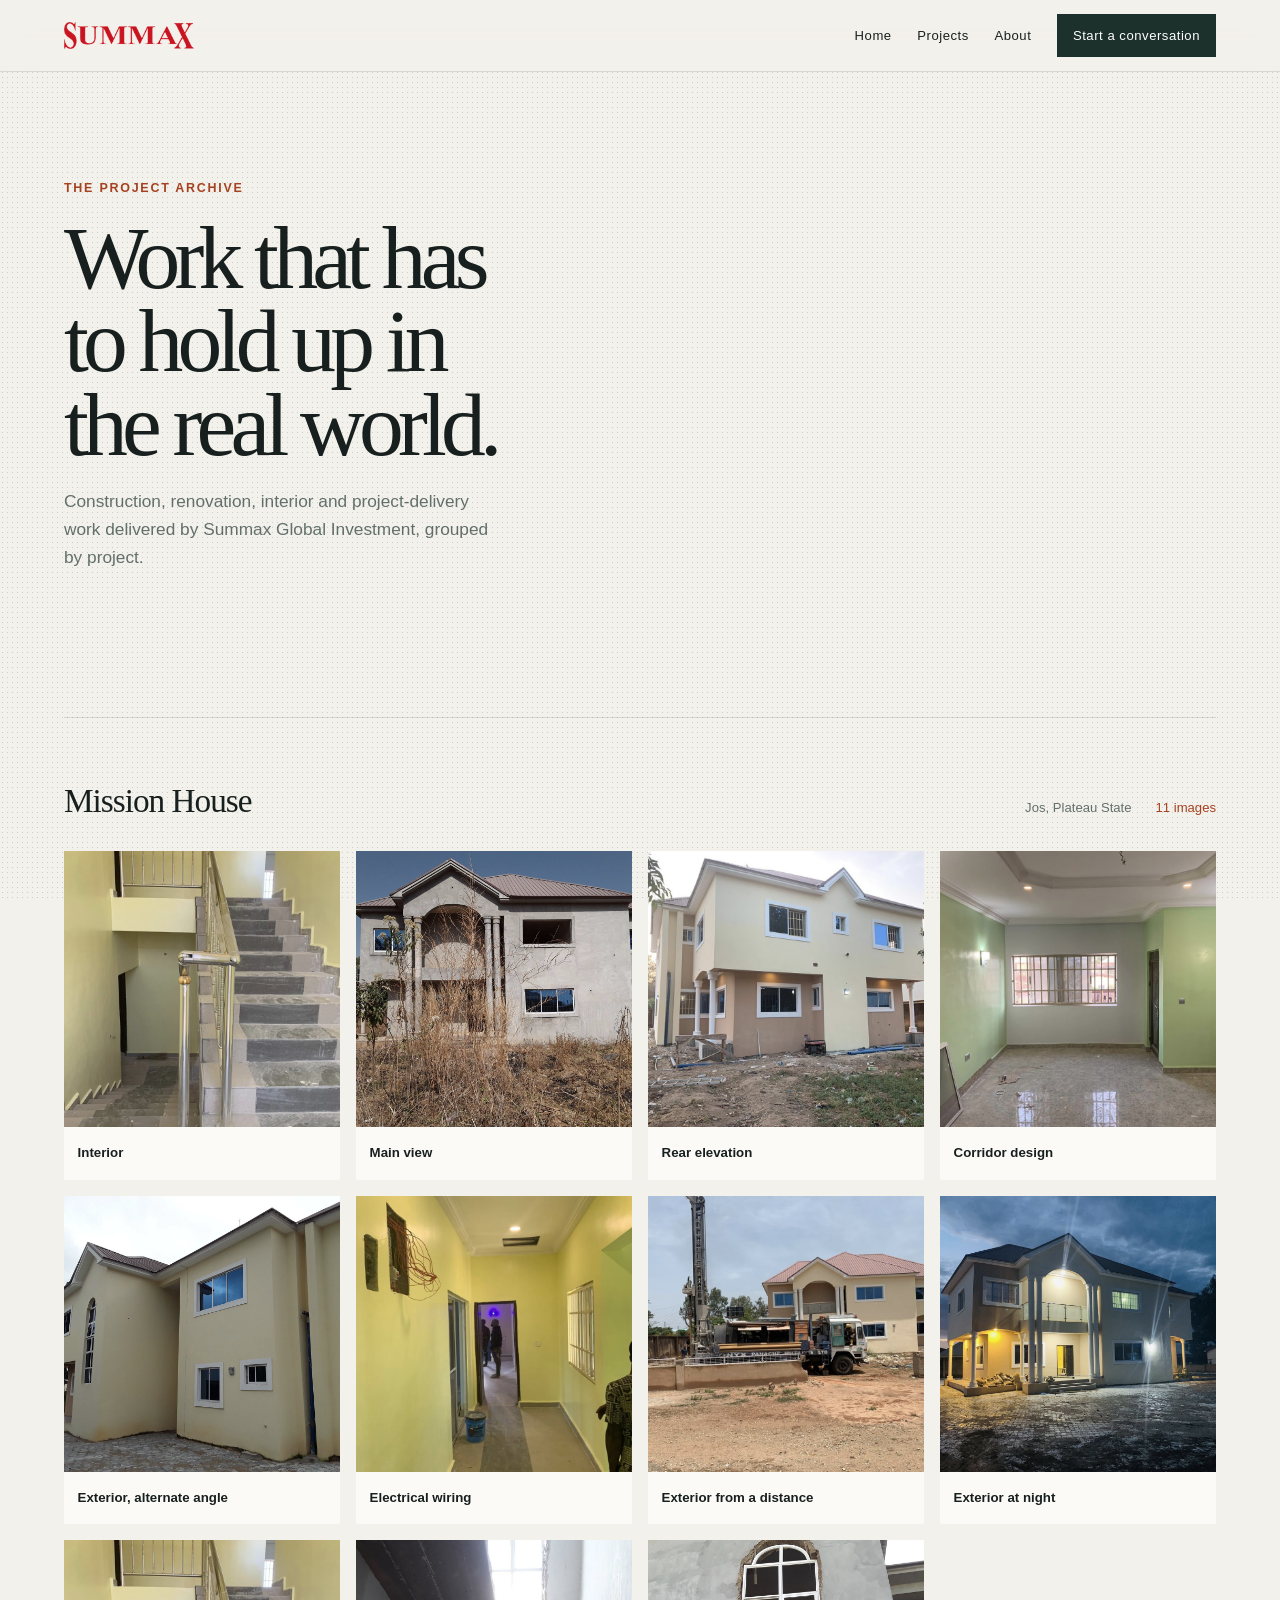
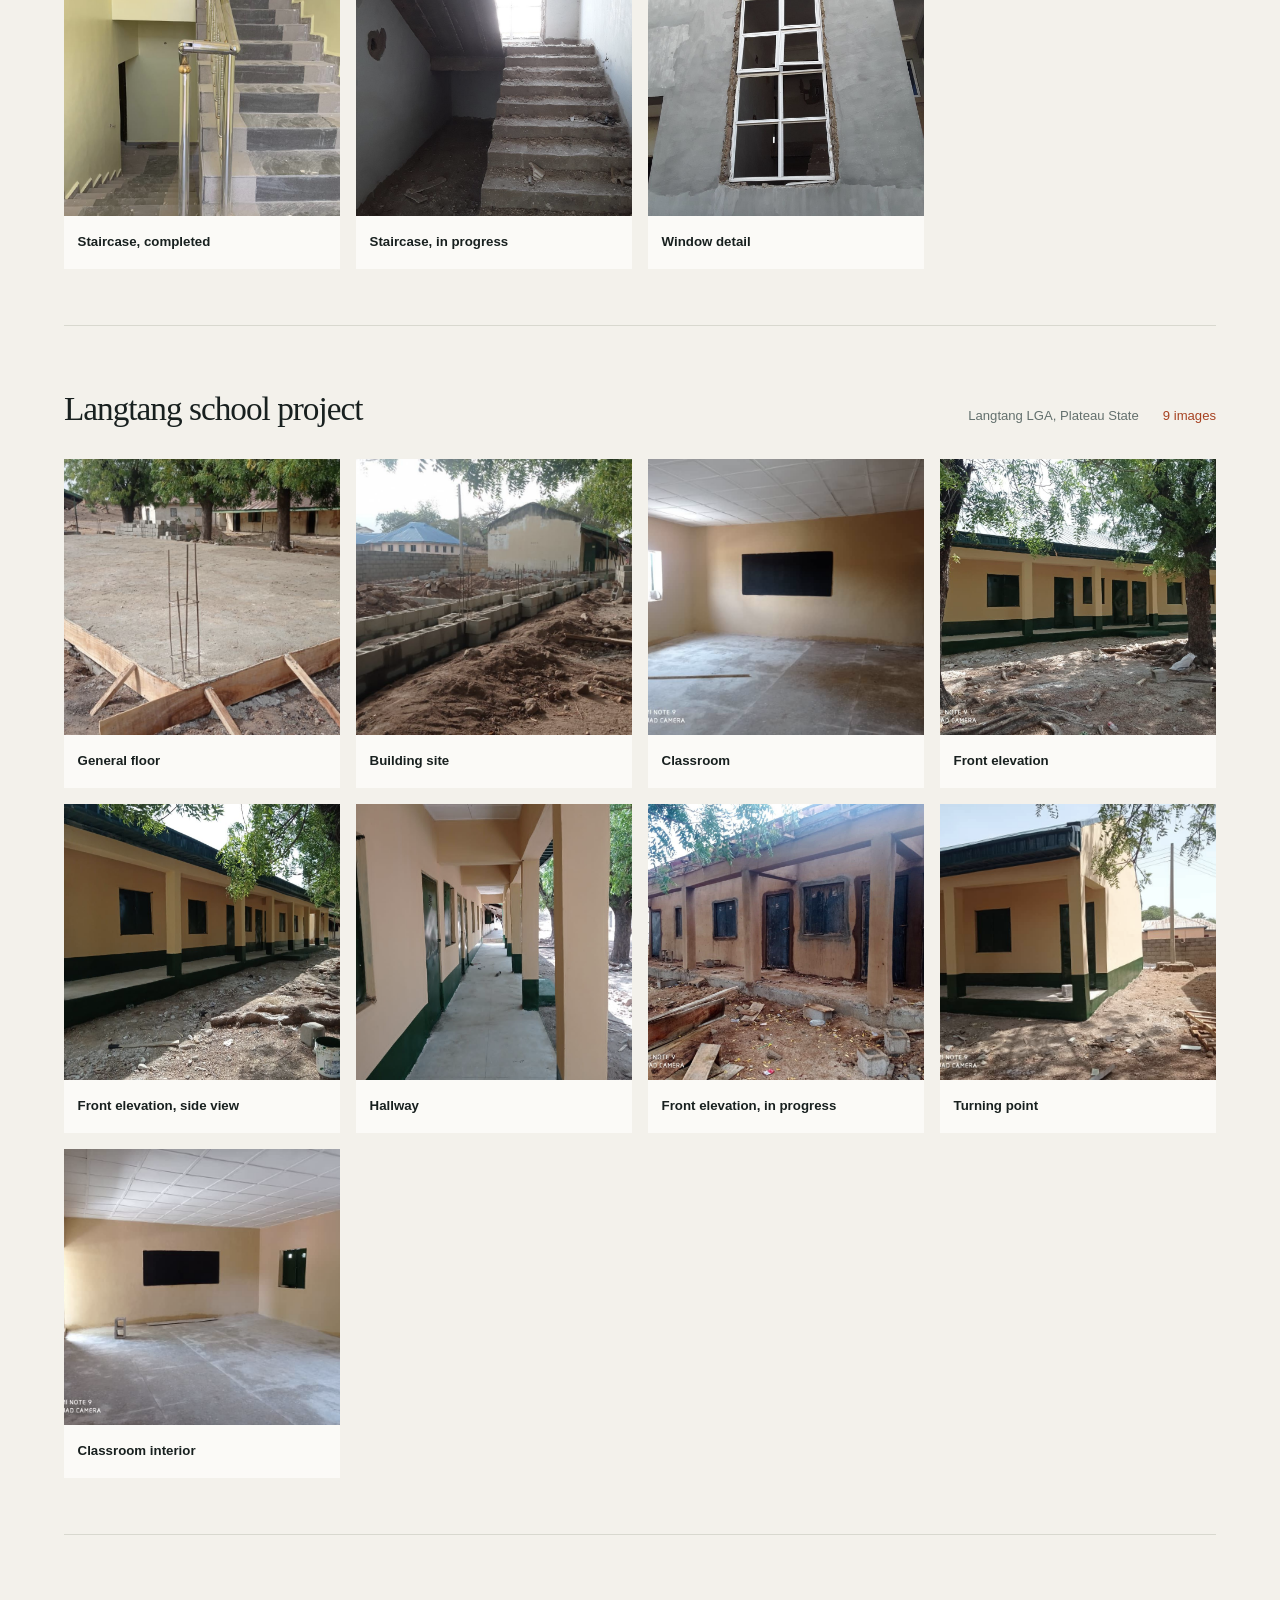
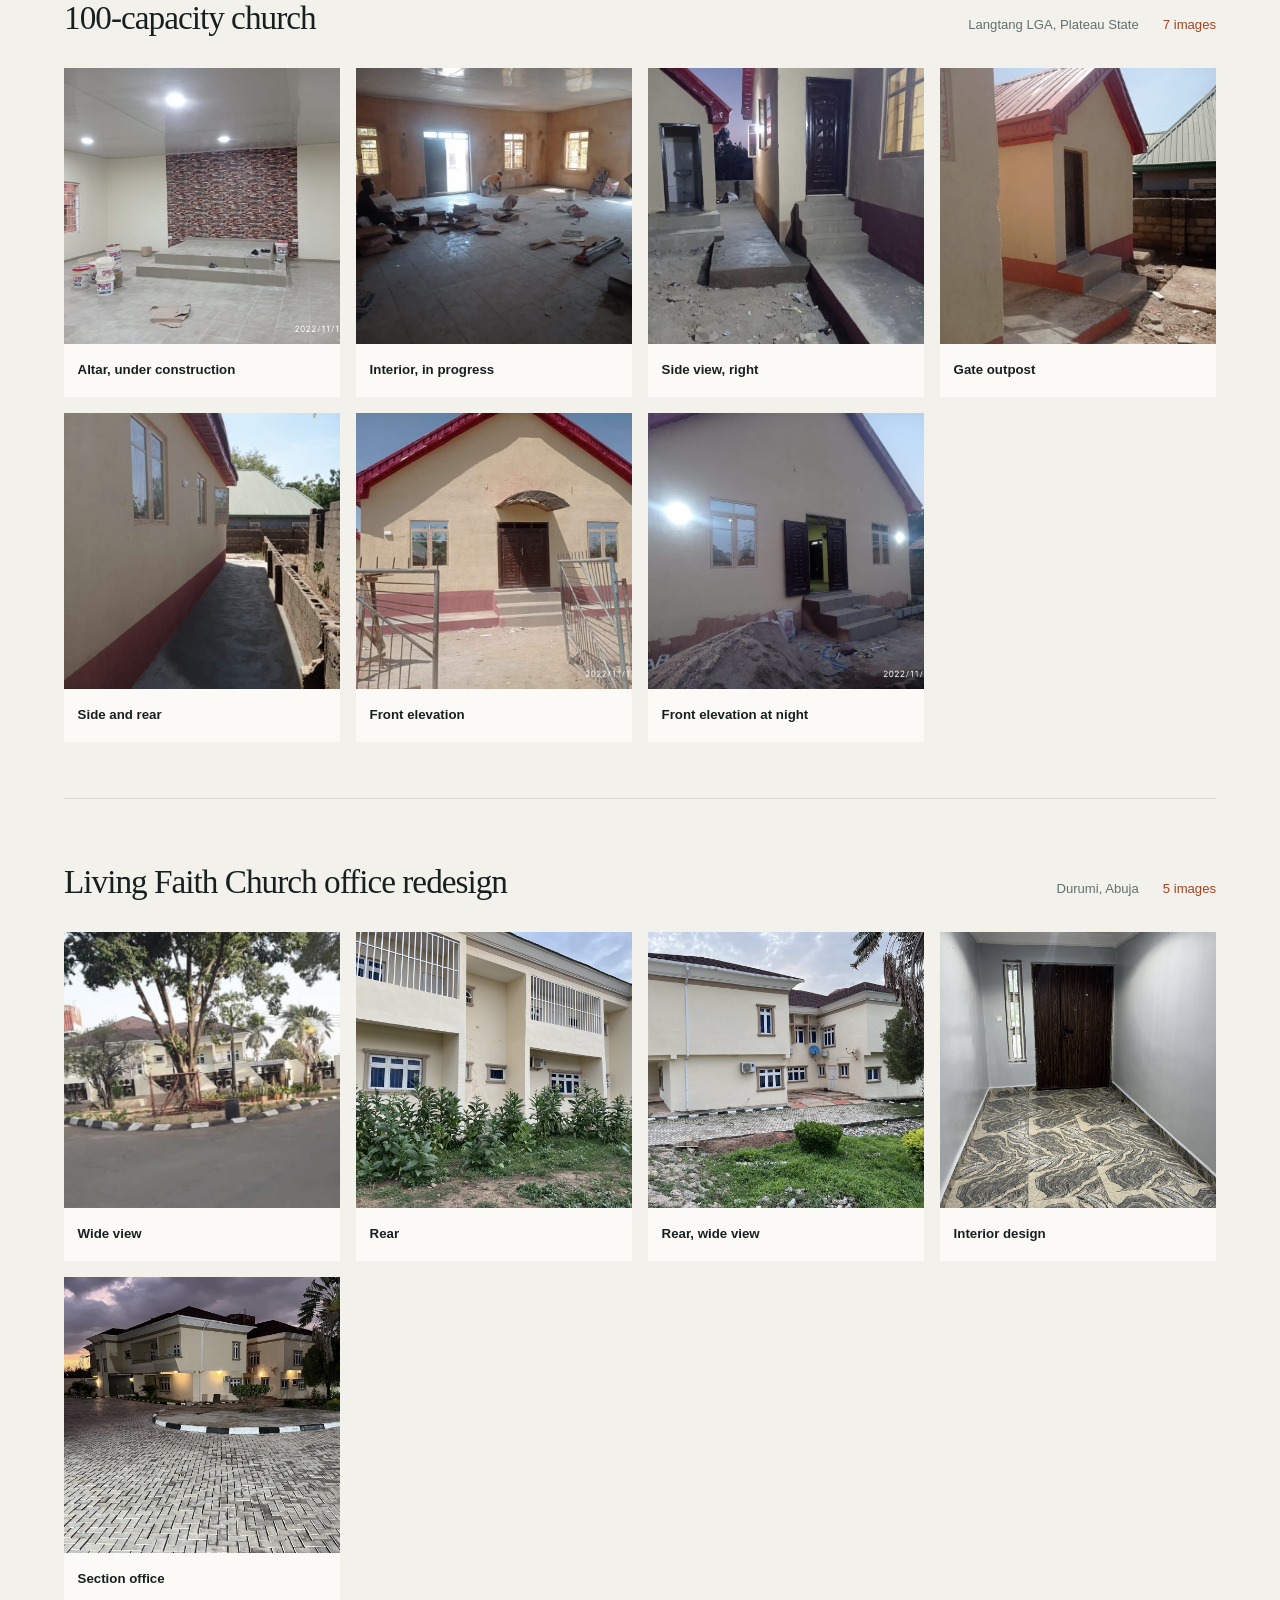
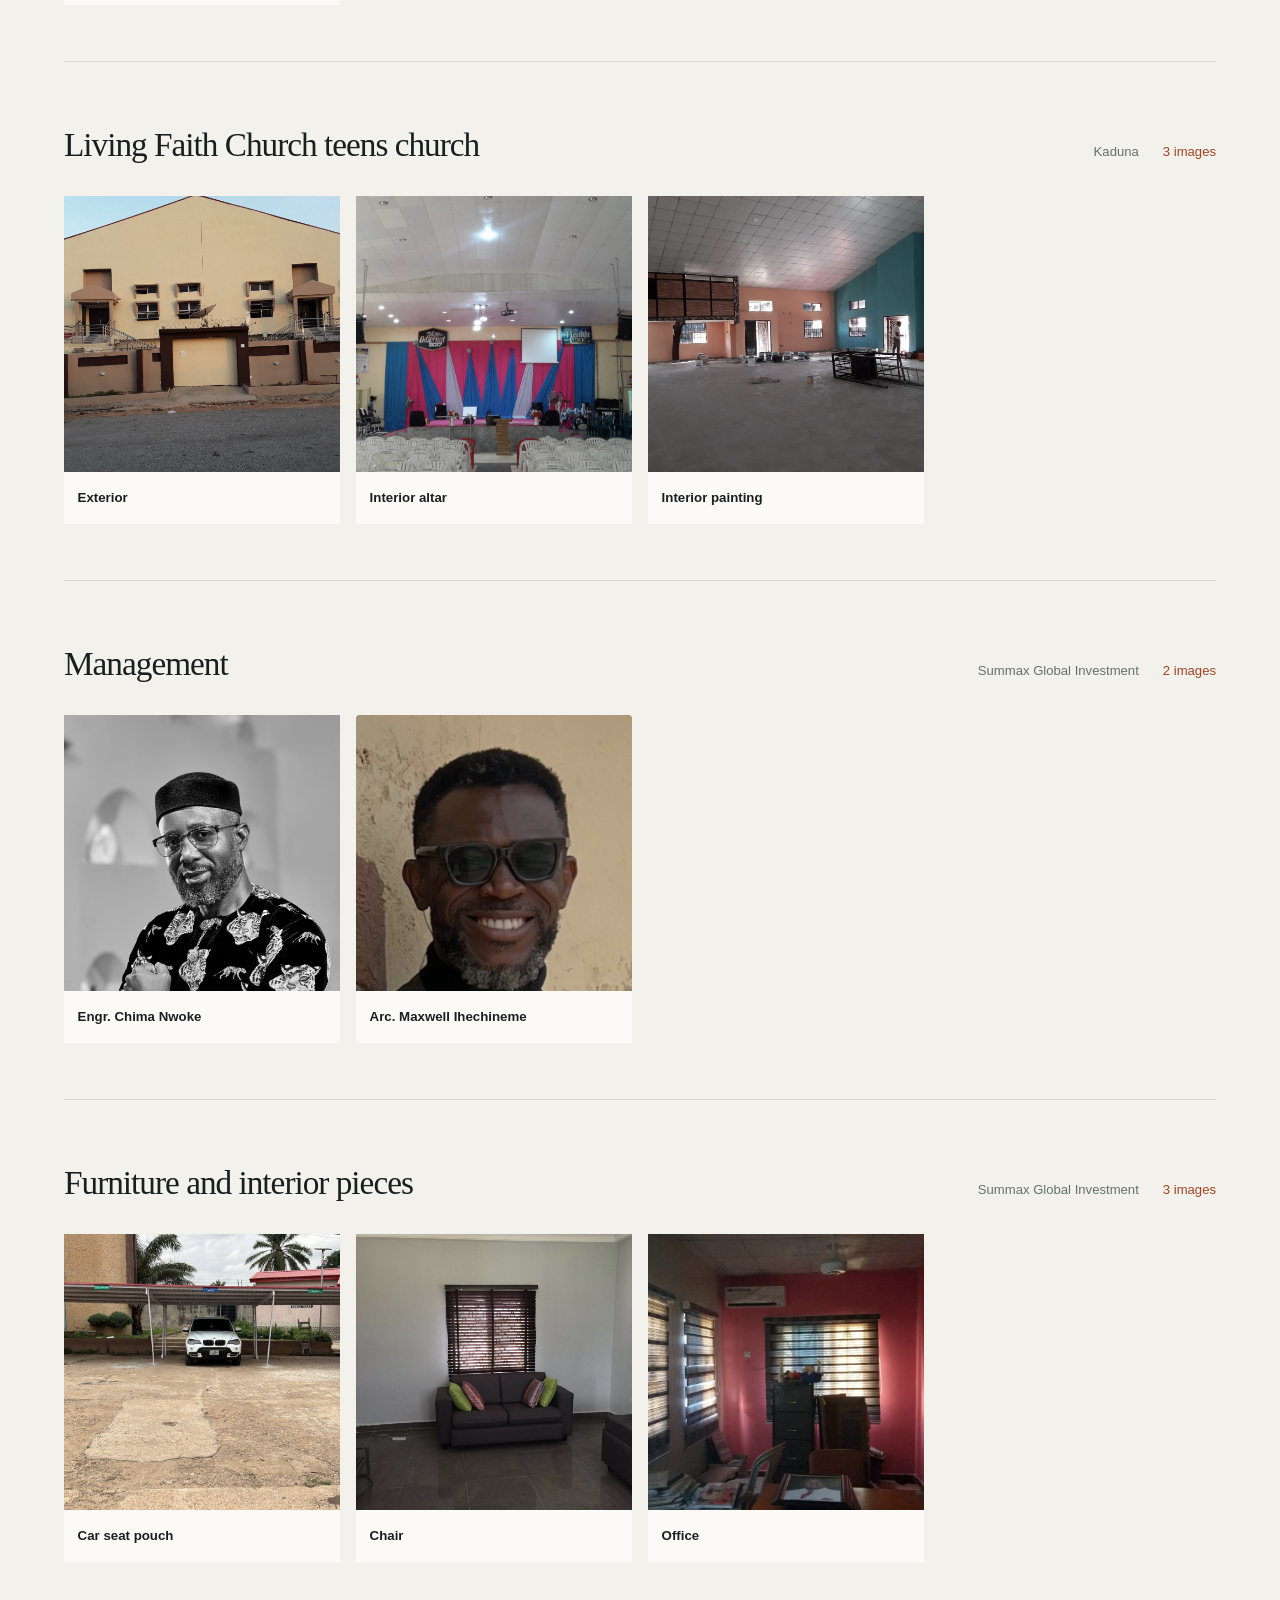
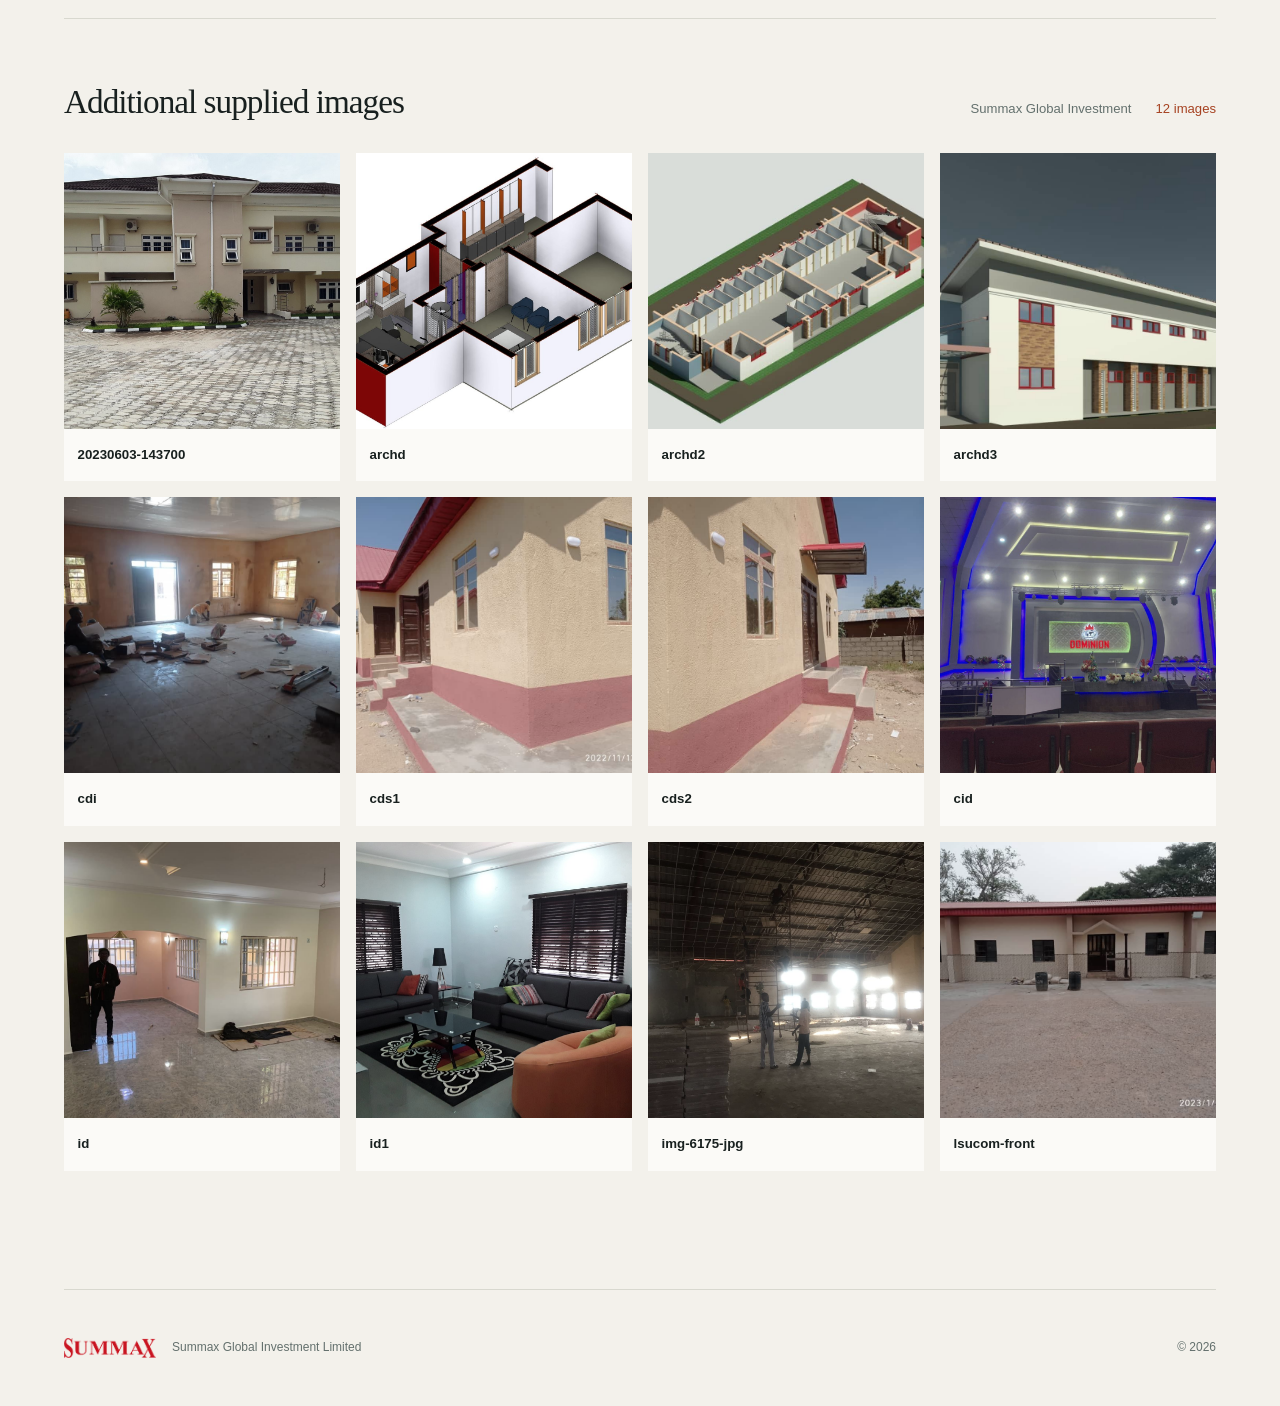
<file: docs/projects.html>
<!DOCTYPE html>
<html xmlns="http://www.w3.org/1999/xhtml" lang="en" xml:lang="en"><head>

<meta charset="utf-8">
<meta name="generator" content="quarto-1.9.36">

<meta name="viewport" content="width=device-width, initial-scale=1.0, user-scalable=yes">


<title>Projects – Summax Global Investment</title>
<style>
/* Default styles provided by pandoc.
** See https://pandoc.org/MANUAL.html#variables-for-html for config info.
*/
code{white-space: pre-wrap;}
span.smallcaps{font-variant: small-caps;}
div.columns{display: flex; gap: min(4vw, 1.5em);}
div.column{flex: auto; overflow-x: auto;}
div.hanging-indent{margin-left: 1.5em; text-indent: -1.5em;}
ul.task-list{list-style: none;}
ul.task-list li input[type="checkbox"] {
  width: 0.8em;
  margin: 0 0.8em 0.2em -1em; /* quarto-specific, see https://github.com/quarto-dev/quarto-cli/issues/4556 */ 
  vertical-align: middle;
}
.display.math{display: block; text-align: center; margin: 0.5rem auto;}
</style>


<link href="./assets/logo.png" rel="icon" type="image/png">
<script src="site_libs/clipboard/clipboard.min.js"></script>
<script src="site_libs/quarto-html/tabby.min.js"></script>
<script src="site_libs/quarto-html/popper.min.js"></script>
<script src="site_libs/quarto-html/tippy.umd.min.js"></script>
<link href="site_libs/quarto-html/tippy.css" rel="stylesheet">
<link href="site_libs/quarto-html/light-border.css" rel="stylesheet">
<link href="site_libs/quarto-html/quarto-html-640605f58ae58ee79329c070719e555b.min.css" rel="stylesheet" append-hash="true" data-mode="light">
<link href="site_libs/quarto-html/quarto-syntax-highlighting-845c23b38eaddc0f92fda52bfe77a8c8.css" rel="stylesheet" id="quarto-text-highlighting-styles">
<style>html{ scroll-behavior: smooth; }</style>


<link rel="stylesheet" href="styles.css">
</head>

<body>


<header id="title-block-header">
<h1 class="title">Projects</h1>

</header>


<nav class="site-nav" aria-label="Main navigation">
<a class="site-nav-brand" href="index.html" aria-label="Summax Global Investment — home"><img class="brand-full" src="assets/logo-wordmark.png" alt="Summax Global Investment" width="849" height="177"></a>
<div class="site-nav-links">
<a href="index.html">Home</a><a href="projects.html">Projects</a><a href="about.html">About</a><a class="site-nav-cta" href="about.html#contact"><span class="cta-full">Start a conversation</span><span class="cta-short">Contact</span></a>
</div>
</nav>
<div class="page-shell">
<div class="page-hero">
<span class="kicker">The project archive</span>
<h1>
Work that has to hold up in the real world.
</h1>
<p>
Construction, renovation, interior and project-delivery work delivered by Summax Global Investment, grouped by project.
</p>
</div>
<div class="archive-group">
<div class="archive-group-head">
<h2>
Mission House
</h2>
<span>Jos, Plateau State</span><span class="count">11 images</span>
</div>
<div class="source-archive-grid">
<figure class="source-archive-card">
<img width="810" height="1080" src="assets/source-archive/mission-house-interior.jpg" loading="lazy" alt="Interior">
<figcaption>
<strong>Interior</strong>
</figcaption>
</figure>
<figure class="source-archive-card">
<img width="1400" height="1050" src="assets/source-archive/mission-house.jpg" loading="lazy" alt="Main view">
<figcaption>
<strong>Main view</strong>
</figcaption>
</figure>
<figure class="source-archive-card">
<img width="1080" height="810" src="assets/source-archive/missionhouseback.jpg" loading="lazy" alt="Rear elevation">
<figcaption>
<strong>Rear elevation</strong>
</figcaption>
</figure>
<figure class="source-archive-card">
<img width="1080" height="810" src="assets/source-archive/missionhousecooridoordesign.jpg" loading="lazy" alt="Corridor design">
<figcaption>
<strong>Corridor design</strong>
</figcaption>
</figure>
<figure class="source-archive-card">
<img width="1400" height="1050" src="assets/source-archive/missionhousediffangle.jpg" loading="lazy" alt="Exterior, alternate angle">
<figcaption>
<strong>Exterior, alternate angle</strong>
</figcaption>
</figure>
<figure class="source-archive-card">
<img width="810" height="1080" src="assets/source-archive/missionhouseeletricalwiring.jpg" loading="lazy" alt="Electrical wiring">
<figcaption>
<strong>Electrical wiring</strong>
</figcaption>
</figure>
<figure class="source-archive-card">
<img width="1080" height="810" src="assets/source-archive/missionhousefromfar.jpg" loading="lazy" alt="Exterior from a distance">
<figcaption>
<strong>Exterior from a distance</strong>
</figcaption>
</figure>
<figure class="source-archive-card">
<img width="1400" height="1050" src="assets/source-archive/missionhouseoutnight.jpeg" loading="lazy" alt="Exterior at night">
<figcaption>
<strong>Exterior at night</strong>
</figcaption>
</figure>
<figure class="source-archive-card">
<img width="810" height="1080" src="assets/source-archive/missionhousestairscompleted.jpg" loading="lazy" alt="Staircase, completed">
<figcaption>
<strong>Staircase, completed</strong>
</figcaption>
</figure>
<figure class="source-archive-card">
<img width="1050" height="1400" src="assets/source-archive/missionhousestairsinprogress.jpg" loading="lazy" alt="Staircase, in progress">
<figcaption>
<strong>Staircase, in progress</strong>
</figcaption>
</figure>
<figure class="source-archive-card">
<img width="1050" height="1400" src="assets/source-archive/missionhousewin.jpg" loading="lazy" alt="Window detail">
<figcaption>
<strong>Window detail</strong>
</figcaption>
</figure>
</div>
</div>
<div class="archive-group">
<div class="archive-group-head">
<h2>
Langtang school project
</h2>
<span>Langtang LGA, Plateau State</span><span class="count">9 images</span>
</div>
<div class="source-archive-grid">
<figure class="source-archive-card">
<img width="1280" height="720" src="assets/source-archive/langtagschoolgeneralfloor.jpg" loading="lazy" alt="General floor">
<figcaption>
<strong>General floor</strong>
</figcaption>
</figure>
<figure class="source-archive-card">
<img width="1280" height="720" src="assets/source-archive/langtangschoolbuildingsite.jpg" loading="lazy" alt="Building site">
<figcaption>
<strong>Building site</strong>
</figcaption>
</figure>
<figure class="source-archive-card">
<img width="1000" height="748" src="assets/source-archive/langtangschoolclass2.jpg" loading="lazy" alt="Classroom">
<figcaption>
<strong>Classroom</strong>
</figcaption>
</figure>
<figure class="source-archive-card">
<img width="1280" height="957" src="assets/source-archive/langtangschoolfront.jpg" loading="lazy" alt="Front elevation">
<figcaption>
<strong>Front elevation</strong>
</figcaption>
</figure>
<figure class="source-archive-card">
<img width="957" height="1280" src="assets/source-archive/langtangschoolfrontsided.jpg" loading="lazy" alt="Front elevation, side view">
<figcaption>
<strong>Front elevation, side view</strong>
</figcaption>
</figure>
<figure class="source-archive-card">
<img width="957" height="1280" src="assets/source-archive/langtangschoolhallway.jpg" loading="lazy" alt="Hallway">
<figcaption>
<strong>Hallway</strong>
</figcaption>
</figure>
<figure class="source-archive-card">
<img width="1280" height="957" src="assets/source-archive/langtangschoolinprogressfront.jpg" loading="lazy" alt="Front elevation, in progress">
<figcaption>
<strong>Front elevation, in progress</strong>
</figcaption>
</figure>
<figure class="source-archive-card">
<img width="1000" height="748" src="assets/source-archive/langtangschoolturningpoint.jpg" loading="lazy" alt="Turning point">
<figcaption>
<strong>Turning point</strong>
</figcaption>
</figure>
<figure class="source-archive-card">
<img width="1000" height="748" src="assets/source-archive/lantangschoolclassinterior.jpg" loading="lazy" alt="Classroom interior">
<figcaption>
<strong>Classroom interior</strong>
</figcaption>
</figure>
</div>
</div>
<div class="archive-group">
<div class="archive-group-head">
<h2>
100-capacity church
</h2>
<span>Langtang LGA, Plateau State</span><span class="count">7 images</span>
</div>
<div class="source-archive-grid">
<figure class="source-archive-card">
<img width="1280" height="957" src="assets/source-archive/100capacityalterdesigning.jpg" loading="lazy" alt="Altar, under construction">
<figcaption>
<strong>Altar, under construction</strong>
</figcaption>
</figure>
<figure class="source-archive-card">
<img width="750" height="1000" src="assets/source-archive/100capacitychurchinteriormaking.jpg" loading="lazy" alt="Interior, in progress">
<figcaption>
<strong>Interior, in progress</strong>
</figcaption>
</figure>
<figure class="source-archive-card">
<img width="957" height="1280" src="assets/source-archive/100capacitychurchsideright.jpg" loading="lazy" alt="Side view, right">
<figcaption>
<strong>Side view, right</strong>
</figcaption>
</figure>
<figure class="source-archive-card">
<img width="750" height="1000" src="assets/source-archive/100capacitygateoutpost.jpg" loading="lazy" alt="Gate outpost">
<figcaption>
<strong>Gate outpost</strong>
</figcaption>
</figure>
<figure class="source-archive-card">
<img width="750" height="1000" src="assets/source-archive/100capacitysideback.jpg" loading="lazy" alt="Side and rear">
<figcaption>
<strong>Side and rear</strong>
</figcaption>
</figure>
<figure class="source-archive-card">
<img width="1000" height="750" src="assets/source-archive/100capchurchfront.jpg" loading="lazy" alt="Front elevation">
<figcaption>
<strong>Front elevation</strong>
</figcaption>
</figure>
<figure class="source-archive-card">
<img width="1280" height="957" src="assets/source-archive/100capchurchfrontnight.jpg" loading="lazy" alt="Front elevation at night">
<figcaption>
<strong>Front elevation at night</strong>
</figcaption>
</figure>
</div>
</div>
<div class="archive-group">
<div class="archive-group-head">
<h2>
Living Faith Church office redesign
</h2>
<span>Durumi, Abuja</span><span class="count">5 images</span>
</div>
<div class="source-archive-grid">
<figure class="source-archive-card">
<img width="1280" height="591" src="assets/source-archive/redesignoflfcdurimifar.jpg" loading="lazy" alt="Wide view">
<figcaption>
<strong>Wide view</strong>
</figcaption>
</figure>
<figure class="source-archive-card">
<img width="1400" height="1050" src="assets/source-archive/redesignofofficelfcdurimiback.jpeg" loading="lazy" alt="Rear">
<figcaption>
<strong>Rear</strong>
</figcaption>
</figure>
<figure class="source-archive-card">
<img width="1400" height="1050" src="assets/source-archive/redesignofofficelfcdurimibackfar.jpeg" loading="lazy" alt="Rear, wide view">
<figcaption>
<strong>Rear, wide view</strong>
</figcaption>
</figure>
<figure class="source-archive-card">
<img width="1050" height="1400" src="assets/source-archive/redesignofofficelfcdurimiinteriordesign.jpeg" loading="lazy" alt="Interior design">
<figcaption>
<strong>Interior design</strong>
</figcaption>
</figure>
<figure class="source-archive-card">
<img width="1400" height="1050" src="assets/source-archive/redesignofsec-office-lfcdurimi.jpeg" loading="lazy" alt="Section office">
<figcaption>
<strong>Section office</strong>
</figcaption>
</figure>
</div>
</div>
<div class="archive-group">
<div class="archive-group-head">
<h2>
Living Faith Church teens church
</h2>
<span>Kaduna</span><span class="count">3 images</span>
</div>
<div class="source-archive-grid">
<figure class="source-archive-card">
<img width="1400" height="1050" src="assets/source-archive/constructionoflfcteenschurchextrior.jpg" loading="lazy" alt="Exterior">
<figcaption>
<strong>Exterior</strong>
</figcaption>
</figure>
<figure class="source-archive-card">
<img width="1400" height="788" src="assets/source-archive/constructionoflfcteenschurchinterioraltar.jpg" loading="lazy" alt="Interior altar">
<figcaption>
<strong>Interior altar</strong>
</figcaption>
</figure>
<figure class="source-archive-card">
<img width="1400" height="1050" src="assets/source-archive/constructionoflfcteenschurchinteriorpainting.jpg" loading="lazy" alt="Interior painting">
<figcaption>
<strong>Interior painting</strong>
</figcaption>
</figure>
</div>
</div>
<div class="archive-group archive-group--people">
<div class="archive-group-head">
<h2>
Management
</h2>
<span>Summax Global Investment</span><span class="count">2 images</span>
</div>
<div class="source-archive-grid">
<figure class="source-archive-card">
<img width="1000" height="1400" src="assets/source-archive/daddy.jpg" loading="lazy" alt="Engr. Chima Nwoke">
<figcaption>
<strong>Engr. Chima Nwoke</strong>
</figcaption>
</figure>
<figure class="source-archive-card">
<img width="563" height="1080" src="assets/source-archive/maxwell.jpg" loading="lazy" alt="Arc. Maxwell Ihechineme">
<figcaption>
<strong>Arc. Maxwell Ihechineme</strong>
</figcaption>
</figure>
</div>
</div>
<div class="archive-group">
<div class="archive-group-head">
<h2>
Furniture and interior pieces
</h2>
<span>Summax Global Investment</span><span class="count">3 images</span>
</div>
<div class="source-archive-grid">
<figure class="source-archive-card">
<img width="1400" height="788" src="assets/source-archive/car-pouch.jpg" loading="lazy" alt="Car seat pouch">
<figcaption>
<strong>Car seat pouch</strong>
</figcaption>
</figure>
<figure class="source-archive-card">
<img width="1050" height="1400" src="assets/source-archive/chair.jpg" loading="lazy" alt="Chair">
<figcaption>
<strong>Chair</strong>
</figcaption>
</figure>
<figure class="source-archive-card">
<img width="1400" height="788" src="assets/source-archive/office.jpg" loading="lazy" alt="Office">
<figcaption>
<strong>Office</strong>
</figcaption>
</figure>
</div>
</div>
<div class="archive-group">
<div class="archive-group-head">
<h2>
Additional supplied images
</h2>
<span>Summax Global Investment</span><span class="count">12 images</span>
</div>
<div class="source-archive-grid">
<figure class="source-archive-card">
<img width="1400" height="1050" src="assets/source-archive/20230603-143700.jpg" loading="lazy" alt="20230603-143700">
<figcaption>
<strong>20230603-143700</strong>
</figcaption>
</figure>
<figure class="source-archive-card">
<img width="1400" height="925" src="assets/source-archive/archd.jpg" loading="lazy" alt="archd">
<figcaption>
<strong>archd</strong>
</figcaption>
</figure>
<figure class="source-archive-card">
<img width="1027" height="675" src="assets/source-archive/archd2.jpg" loading="lazy" alt="archd2">
<figcaption>
<strong>archd2</strong>
</figcaption>
</figure>
<figure class="source-archive-card">
<img width="1080" height="700" src="assets/source-archive/archd3.jpg" loading="lazy" alt="archd3">
<figcaption>
<strong>archd3</strong>
</figcaption>
</figure>
<figure class="source-archive-card">
<img width="750" height="1000" src="assets/source-archive/cdi.jpg" loading="lazy" alt="cdi">
<figcaption>
<strong>cdi</strong>
</figcaption>
</figure>
<figure class="source-archive-card">
<img width="1000" height="750" src="assets/source-archive/cds1.jpg" loading="lazy" alt="cds1">
<figcaption>
<strong>cds1</strong>
</figcaption>
</figure>
<figure class="source-archive-card">
<img width="750" height="1000" src="assets/source-archive/cds2.jpg" loading="lazy" alt="cds2">
<figcaption>
<strong>cds2</strong>
</figcaption>
</figure>
<figure class="source-archive-card">
<img width="1280" height="958" src="assets/source-archive/cid.jpg" loading="lazy" alt="cid">
<figcaption>
<strong>cid</strong>
</figcaption>
</figure>
<figure class="source-archive-card">
<img width="1080" height="810" src="assets/source-archive/id.jpg" loading="lazy" alt="id">
<figcaption>
<strong>id</strong>
</figcaption>
</figure>
<figure class="source-archive-card">
<img width="1400" height="1050" src="assets/source-archive/id1.jpg" loading="lazy" alt="id1">
<figcaption>
<strong>id1</strong>
</figcaption>
</figure>
<figure class="source-archive-card">
<img width="1400" height="1050" src="assets/source-archive/img-6175-jpg.jpg" loading="lazy" alt="img-6175-jpg">
<figcaption>
<strong>img-6175-jpg</strong>
</figcaption>
</figure>
<figure class="source-archive-card">
<img width="1000" height="750" src="assets/source-archive/lsucom-front.jpg" loading="lazy" alt="lsucom-front">
<figcaption>
<strong>lsucom-front</strong>
</figcaption>
</figure>
</div>
</div>
</div>
<footer>
<img src="assets/logo-wordmark.png" alt="Summax Global Investment" width="849" height="177"><span>Summax Global Investment Limited</span><span>© 2026</span>
</footer>


<script id="quarto-html-after-body" type="application/javascript">
  window.document.addEventListener("DOMContentLoaded", function (event) {
    const tabsets =  window.document.querySelectorAll(".panel-tabset-tabby")
    tabsets.forEach(function(tabset) {
      const tabby = new Tabby('#' + tabset.id);
    });
    const isCodeAnnotation = (el) => {
      for (const clz of el.classList) {
        if (clz.startsWith('code-annotation-')) {                     
          return true;
        }
      }
      return false;
    }
    const onCopySuccess = function(e) {
      // button target
      const button = e.trigger;
      // don't keep focus
      button.blur();
      // flash "checked"
      button.classList.add('code-copy-button-checked');
      var currentTitle = button.getAttribute("title");
      button.setAttribute("title", "Copied!");
      let tooltip;
      if (window.bootstrap) {
        button.setAttribute("data-bs-toggle", "tooltip");
        button.setAttribute("data-bs-placement", "left");
        button.setAttribute("data-bs-title", "Copied!");
        tooltip = new bootstrap.Tooltip(button, 
          { trigger: "manual", 
            customClass: "code-copy-button-tooltip",
            offset: [0, -8]});
        tooltip.show();    
      }
      setTimeout(function() {
        if (tooltip) {
          tooltip.hide();
          button.removeAttribute("data-bs-title");
          button.removeAttribute("data-bs-toggle");
          button.removeAttribute("data-bs-placement");
        }
        button.setAttribute("title", currentTitle);
        button.classList.remove('code-copy-button-checked');
      }, 1000);
      // clear code selection
      e.clearSelection();
    }
    const getTextToCopy = function(trigger) {
      const outerScaffold = trigger.parentElement.cloneNode(true);
      const codeEl = outerScaffold.querySelector('code');
      for (const childEl of codeEl.children) {
        if (isCodeAnnotation(childEl)) {
          childEl.remove();
        }
      }
      return codeEl.innerText;
    }
    const clipboard = new window.ClipboardJS('.code-copy-button:not([data-in-quarto-modal])', {
      text: getTextToCopy
    });
    clipboard.on('success', onCopySuccess);
    if (window.document.getElementById('quarto-embedded-source-code-modal')) {
      const clipboardModal = new window.ClipboardJS('.code-copy-button[data-in-quarto-modal]', {
        text: getTextToCopy,
        container: window.document.getElementById('quarto-embedded-source-code-modal')
      });
      clipboardModal.on('success', onCopySuccess);
    }
      var localhostRegex = new RegExp(/^(?:http|https):\/\/localhost\:?[0-9]*\//);
      var mailtoRegex = new RegExp(/^mailto:/);
        var filterRegex = new RegExp("https:\/\/theafricanquant\.github\.io\/summax-global-investment\/");
      var isInternal = (href) => {
          return filterRegex.test(href) || localhostRegex.test(href) || mailtoRegex.test(href);
      }
      // Inspect non-navigation links and adorn them if external
     var links = window.document.querySelectorAll('a[href]:not(.nav-link):not(.navbar-brand):not(.toc-action):not(.sidebar-link):not(.sidebar-item-toggle):not(.pagination-link):not(.no-external):not([aria-hidden]):not(.dropdown-item):not(.quarto-navigation-tool):not(.about-link)');
      for (var i=0; i<links.length; i++) {
        const link = links[i];
        if (!isInternal(link.href)) {
          // undo the damage that might have been done by quarto-nav.js in the case of
          // links that we want to consider external
          if (link.dataset.originalHref !== undefined) {
            link.href = link.dataset.originalHref;
          }
        }
      }
    function tippyHover(el, contentFn, onTriggerFn, onUntriggerFn) {
      const config = {
        allowHTML: true,
        maxWidth: 500,
        delay: 100,
        arrow: false,
        appendTo: function(el) {
            return el.parentElement;
        },
        interactive: true,
        interactiveBorder: 10,
        theme: 'light-border',
        placement: 'bottom-start',
      };
      if (contentFn) {
        config.content = contentFn;
      }
      if (onTriggerFn) {
        config.onTrigger = onTriggerFn;
      }
      if (onUntriggerFn) {
        config.onUntrigger = onUntriggerFn;
      }
      window.tippy(el, config); 
    }
    const noterefs = window.document.querySelectorAll('a[role="doc-noteref"]');
    for (var i=0; i<noterefs.length; i++) {
      const ref = noterefs[i];
      tippyHover(ref, function() {
        // use id or data attribute instead here
        let href = ref.getAttribute('data-footnote-href') || ref.getAttribute('href');
        try { href = new URL(href).hash; } catch {}
        const id = href.replace(/^#\/?/, "");
        const note = window.document.getElementById(id);
        if (note) {
          return note.innerHTML;
        } else {
          return "";
        }
      });
    }
    const xrefs = window.document.querySelectorAll('a.quarto-xref');
    const processXRef = (id, note) => {
      // Strip column container classes
      const stripColumnClz = (el) => {
        el.classList.remove("page-full", "page-columns");
        if (el.children) {
          for (const child of el.children) {
            stripColumnClz(child);
          }
        }
      }
      stripColumnClz(note)
      if (id === null || id.startsWith('sec-')) {
        // Special case sections, only their first couple elements
        const container = document.createElement("div");
        if (note.children && note.children.length > 2) {
          container.appendChild(note.children[0].cloneNode(true));
          for (let i = 1; i < note.children.length; i++) {
            const child = note.children[i];
            if (child.tagName === "P" && child.innerText === "") {
              continue;
            } else {
              container.appendChild(child.cloneNode(true));
              break;
            }
          }
          if (window.Quarto?.typesetMath) {
            window.Quarto.typesetMath(container);
          }
          return container.innerHTML
        } else {
          if (window.Quarto?.typesetMath) {
            window.Quarto.typesetMath(note);
          }
          return note.innerHTML;
        }
      } else {
        // Remove any anchor links if they are present
        const anchorLink = note.querySelector('a.anchorjs-link');
        if (anchorLink) {
          anchorLink.remove();
        }
        if (window.Quarto?.typesetMath) {
          window.Quarto.typesetMath(note);
        }
        if (note.classList.contains("callout")) {
          return note.outerHTML;
        } else {
          return note.innerHTML;
        }
      }
    }
    for (var i=0; i<xrefs.length; i++) {
      const xref = xrefs[i];
      tippyHover(xref, undefined, function(instance) {
        instance.disable();
        let url = xref.getAttribute('href');
        let hash = undefined; 
        if (url.startsWith('#')) {
          hash = url;
        } else {
          try { hash = new URL(url).hash; } catch {}
        }
        if (hash) {
          const id = hash.replace(/^#\/?/, "");
          const note = window.document.getElementById(id);
          if (note !== null) {
            try {
              const html = processXRef(id, note.cloneNode(true));
              instance.setContent(html);
            } finally {
              instance.enable();
              instance.show();
            }
          } else {
            // See if we can fetch this
            fetch(url.split('#')[0])
            .then(res => res.text())
            .then(html => {
              const parser = new DOMParser();
              const htmlDoc = parser.parseFromString(html, "text/html");
              const note = htmlDoc.getElementById(id);
              if (note !== null) {
                const html = processXRef(id, note);
                instance.setContent(html);
              } 
            }).finally(() => {
              instance.enable();
              instance.show();
            });
          }
        } else {
          // See if we can fetch a full url (with no hash to target)
          // This is a special case and we should probably do some content thinning / targeting
          fetch(url)
          .then(res => res.text())
          .then(html => {
            const parser = new DOMParser();
            const htmlDoc = parser.parseFromString(html, "text/html");
            const note = htmlDoc.querySelector('main.content');
            if (note !== null) {
              // This should only happen for chapter cross references
              // (since there is no id in the URL)
              // remove the first header
              if (note.children.length > 0 && note.children[0].tagName === "HEADER") {
                note.children[0].remove();
              }
              const html = processXRef(null, note);
              instance.setContent(html);
            } 
          }).finally(() => {
            instance.enable();
            instance.show();
          });
        }
      }, function(instance) {
      });
    }
        let selectedAnnoteEl;
        const selectorForAnnotation = ( cell, annotation) => {
          let cellAttr = 'data-code-cell="' + cell + '"';
          let lineAttr = 'data-code-annotation="' +  annotation + '"';
          const selector = 'span[' + cellAttr + '][' + lineAttr + ']';
          return selector;
        }
        const selectCodeLines = (annoteEl) => {
          const doc = window.document;
          const targetCell = annoteEl.getAttribute("data-target-cell");
          const targetAnnotation = annoteEl.getAttribute("data-target-annotation");
          const annoteSpan = window.document.querySelector(selectorForAnnotation(targetCell, targetAnnotation));
          const lines = annoteSpan.getAttribute("data-code-lines").split(",");
          const lineIds = lines.map((line) => {
            return targetCell + "-" + line;
          })
          let top = null;
          let height = null;
          let parent = null;
          if (lineIds.length > 0) {
              //compute the position of the single el (top and bottom and make a div)
              const el = window.document.getElementById(lineIds[0]);
              top = el.offsetTop;
              height = el.offsetHeight;
              parent = el.parentElement.parentElement;
            if (lineIds.length > 1) {
              const lastEl = window.document.getElementById(lineIds[lineIds.length - 1]);
              const bottom = lastEl.offsetTop + lastEl.offsetHeight;
              height = bottom - top;
            }
            if (top !== null && height !== null && parent !== null) {
              // cook up a div (if necessary) and position it 
              let div = window.document.getElementById("code-annotation-line-highlight");
              if (div === null) {
                div = window.document.createElement("div");
                div.setAttribute("id", "code-annotation-line-highlight");
                div.style.position = 'absolute';
                parent.appendChild(div);
              }
              div.style.top = top - 2 + "px";
              div.style.height = height + 4 + "px";
              div.style.left = 0;
              let gutterDiv = window.document.getElementById("code-annotation-line-highlight-gutter");
              if (gutterDiv === null) {
                gutterDiv = window.document.createElement("div");
                gutterDiv.setAttribute("id", "code-annotation-line-highlight-gutter");
                gutterDiv.style.position = 'absolute';
                const codeCell = window.document.getElementById(targetCell);
                const gutter = codeCell.querySelector('.code-annotation-gutter');
                gutter.appendChild(gutterDiv);
              }
              gutterDiv.style.top = top - 2 + "px";
              gutterDiv.style.height = height + 4 + "px";
            }
            selectedAnnoteEl = annoteEl;
          }
        };
        const unselectCodeLines = () => {
          const elementsIds = ["code-annotation-line-highlight", "code-annotation-line-highlight-gutter"];
          elementsIds.forEach((elId) => {
            const div = window.document.getElementById(elId);
            if (div) {
              div.remove();
            }
          });
          selectedAnnoteEl = undefined;
        };
          // Handle positioning of the toggle
      window.addEventListener(
        "resize",
        throttle(() => {
          elRect = undefined;
          if (selectedAnnoteEl) {
            selectCodeLines(selectedAnnoteEl);
          }
        }, 10)
      );
      function throttle(fn, ms) {
      let throttle = false;
      let timer;
        return (...args) => {
          if(!throttle) { // first call gets through
              fn.apply(this, args);
              throttle = true;
          } else { // all the others get throttled
              if(timer) clearTimeout(timer); // cancel #2
              timer = setTimeout(() => {
                fn.apply(this, args);
                timer = throttle = false;
              }, ms);
          }
        };
      }
        // Attach click handler to the DT
        const annoteDls = window.document.querySelectorAll('dt[data-target-cell]');
        for (const annoteDlNode of annoteDls) {
          annoteDlNode.addEventListener('click', (event) => {
            const clickedEl = event.target;
            if (clickedEl !== selectedAnnoteEl) {
              unselectCodeLines();
              const activeEl = window.document.querySelector('dt[data-target-cell].code-annotation-active');
              if (activeEl) {
                activeEl.classList.remove('code-annotation-active');
              }
              selectCodeLines(clickedEl);
              clickedEl.classList.add('code-annotation-active');
            } else {
              // Unselect the line
              unselectCodeLines();
              clickedEl.classList.remove('code-annotation-active');
            }
          });
        }
    const findCites = (el) => {
      const parentEl = el.parentElement;
      if (parentEl) {
        const cites = parentEl.dataset.cites;
        if (cites) {
          return {
            el,
            cites: cites.split(' ')
          };
        } else {
          return findCites(el.parentElement)
        }
      } else {
        return undefined;
      }
    };
    var bibliorefs = window.document.querySelectorAll('a[role="doc-biblioref"]');
    for (var i=0; i<bibliorefs.length; i++) {
      const ref = bibliorefs[i];
      const citeInfo = findCites(ref);
      if (citeInfo) {
        tippyHover(citeInfo.el, function() {
          var popup = window.document.createElement('div');
          citeInfo.cites.forEach(function(cite) {
            var citeDiv = window.document.createElement('div');
            citeDiv.classList.add('hanging-indent');
            citeDiv.classList.add('csl-entry');
            var biblioDiv = window.document.getElementById('ref-' + cite);
            if (biblioDiv) {
              citeDiv.innerHTML = biblioDiv.innerHTML;
            }
            popup.appendChild(citeDiv);
          });
          return popup.innerHTML;
        });
      }
    }
  });
  </script>




<script src="site_libs/quarto-html/zenscroll-min.js"></script>
</body></html>
</file>
<file: docs/site_libs/quarto-html/tippy.css>
.tippy-box[data-animation=fade][data-state=hidden]{opacity:0}[data-tippy-root]{max-width:calc(100vw - 10px)}.tippy-box{position:relative;background-color:#333;color:#fff;border-radius:4px;font-size:14px;line-height:1.4;white-space:normal;outline:0;transition-property:transform,visibility,opacity}.tippy-box[data-placement^=top]>.tippy-arrow{bottom:0}.tippy-box[data-placement^=top]>.tippy-arrow:before{bottom:-7px;left:0;border-width:8px 8px 0;border-top-color:initial;transform-origin:center top}.tippy-box[data-placement^=bottom]>.tippy-arrow{top:0}.tippy-box[data-placement^=bottom]>.tippy-arrow:before{top:-7px;left:0;border-width:0 8px 8px;border-bottom-color:initial;transform-origin:center bottom}.tippy-box[data-placement^=left]>.tippy-arrow{right:0}.tippy-box[data-placement^=left]>.tippy-arrow:before{border-width:8px 0 8px 8px;border-left-color:initial;right:-7px;transform-origin:center left}.tippy-box[data-placement^=right]>.tippy-arrow{left:0}.tippy-box[data-placement^=right]>.tippy-arrow:before{left:-7px;border-width:8px 8px 8px 0;border-right-color:initial;transform-origin:center right}.tippy-box[data-inertia][data-state=visible]{transition-timing-function:cubic-bezier(.54,1.5,.38,1.11)}.tippy-arrow{width:16px;height:16px;color:#333}.tippy-arrow:before{content:"";position:absolute;border-color:transparent;border-style:solid}.tippy-content{position:relative;padding:5px 9px;z-index:1}
</file>
<file: docs/site_libs/quarto-html/light-border.css>
.tippy-box[data-theme~=light-border]{background-color:#fff;background-clip:padding-box;border:1px solid rgba(0,8,16,.15);color:#333;box-shadow:0 4px 14px -2px rgba(0,8,16,.08)}.tippy-box[data-theme~=light-border]>.tippy-backdrop{background-color:#fff}.tippy-box[data-theme~=light-border]>.tippy-arrow:after,.tippy-box[data-theme~=light-border]>.tippy-svg-arrow:after{content:"";position:absolute;z-index:-1}.tippy-box[data-theme~=light-border]>.tippy-arrow:after{border-color:transparent;border-style:solid}.tippy-box[data-theme~=light-border][data-placement^=top]>.tippy-arrow:before{border-top-color:#fff}.tippy-box[data-theme~=light-border][data-placement^=top]>.tippy-arrow:after{border-top-color:rgba(0,8,16,.2);border-width:7px 7px 0;top:17px;left:1px}.tippy-box[data-theme~=light-border][data-placement^=top]>.tippy-svg-arrow>svg{top:16px}.tippy-box[data-theme~=light-border][data-placement^=top]>.tippy-svg-arrow:after{top:17px}.tippy-box[data-theme~=light-border][data-placement^=bottom]>.tippy-arrow:before{border-bottom-color:#fff;bottom:16px}.tippy-box[data-theme~=light-border][data-placement^=bottom]>.tippy-arrow:after{border-bottom-color:rgba(0,8,16,.2);border-width:0 7px 7px;bottom:17px;left:1px}.tippy-box[data-theme~=light-border][data-placement^=bottom]>.tippy-svg-arrow>svg{bottom:16px}.tippy-box[data-theme~=light-border][data-placement^=bottom]>.tippy-svg-arrow:after{bottom:17px}.tippy-box[data-theme~=light-border][data-placement^=left]>.tippy-arrow:before{border-left-color:#fff}.tippy-box[data-theme~=light-border][data-placement^=left]>.tippy-arrow:after{border-left-color:rgba(0,8,16,.2);border-width:7px 0 7px 7px;left:17px;top:1px}.tippy-box[data-theme~=light-border][data-placement^=left]>.tippy-svg-arrow>svg{left:11px}.tippy-box[data-theme~=light-border][data-placement^=left]>.tippy-svg-arrow:after{left:12px}.tippy-box[data-theme~=light-border][data-placement^=right]>.tippy-arrow:before{border-right-color:#fff;right:16px}.tippy-box[data-theme~=light-border][data-placement^=right]>.tippy-arrow:after{border-width:7px 7px 7px 0;right:17px;top:1px;border-right-color:rgba(0,8,16,.2)}.tippy-box[data-theme~=light-border][data-placement^=right]>.tippy-svg-arrow>svg{right:11px}.tippy-box[data-theme~=light-border][data-placement^=right]>.tippy-svg-arrow:after{right:12px}.tippy-box[data-theme~=light-border]>.tippy-svg-arrow{fill:#fff}.tippy-box[data-theme~=light-border]>.tippy-svg-arrow:after{background-image:url([data-uri]);background-size:16px 6px;width:16px;height:6px}
</file>
<file: docs/site_libs/quarto-html/quarto-syntax-highlighting-845c23b38eaddc0f92fda52bfe77a8c8.css>
/* quarto syntax highlight colors */
:root {
  --quarto-hl-ot-color: #003B4F;
  --quarto-hl-at-color: #657422;
  --quarto-hl-ss-color: #20794D;
  --quarto-hl-an-color: #5E5E5E;
  --quarto-hl-fu-color: #4758AB;
  --quarto-hl-st-color: #20794D;
  --quarto-hl-cf-color: #003B4F;
  --quarto-hl-op-color: #5E5E5E;
  --quarto-hl-er-color: #AD0000;
  --quarto-hl-bn-color: #AD0000;
  --quarto-hl-al-color: #AD0000;
  --quarto-hl-va-color: #111111;
  --quarto-hl-bu-color: inherit;
  --quarto-hl-ex-color: inherit;
  --quarto-hl-pp-color: #AD0000;
  --quarto-hl-in-color: #5E5E5E;
  --quarto-hl-vs-color: #20794D;
  --quarto-hl-wa-color: #5E5E5E;
  --quarto-hl-do-color: #5E5E5E;
  --quarto-hl-im-color: #00769E;
  --quarto-hl-ch-color: #20794D;
  --quarto-hl-dt-color: #AD0000;
  --quarto-hl-fl-color: #AD0000;
  --quarto-hl-co-color: #5E5E5E;
  --quarto-hl-cv-color: #5E5E5E;
  --quarto-hl-cn-color: #8f5902;
  --quarto-hl-sc-color: #5E5E5E;
  --quarto-hl-dv-color: #AD0000;
  --quarto-hl-kw-color: #003B4F;
}

/* other quarto variables */
:root {
  --quarto-font-monospace: SFMono-Regular, Menlo, Monaco, Consolas, "Liberation Mono", "Courier New", monospace;
}

/* syntax highlight based on Pandoc's rules */
pre > code.sourceCode > span {
  color: #003B4F;
}

code.sourceCode > span {
  color: #003B4F;
}

div.sourceCode,
div.sourceCode pre.sourceCode {
  color: #003B4F;
}

/* Normal */
code span {
  color: #003B4F;
}

/* Alert */
code span.al {
  color: #AD0000;
  font-style: inherit;
}

/* Annotation */
code span.an {
  color: #5E5E5E;
  font-style: inherit;
}

/* Attribute */
code span.at {
  color: #657422;
  font-style: inherit;
}

/* BaseN */
code span.bn {
  color: #AD0000;
  font-style: inherit;
}

/* BuiltIn */
code span.bu {
  font-style: inherit;
}

/* ControlFlow */
code span.cf {
  color: #003B4F;
  font-weight: bold;
  font-style: inherit;
}

/* Char */
code span.ch {
  color: #20794D;
  font-style: inherit;
}

/* Constant */
code span.cn {
  color: #8f5902;
  font-style: inherit;
}

/* Comment */
code span.co {
  color: #5E5E5E;
  font-style: inherit;
}

/* CommentVar */
code span.cv {
  color: #5E5E5E;
  font-style: italic;
}

/* Documentation */
code span.do {
  color: #5E5E5E;
  font-style: italic;
}

/* DataType */
code span.dt {
  color: #AD0000;
  font-style: inherit;
}

/* DecVal */
code span.dv {
  color: #AD0000;
  font-style: inherit;
}

/* Error */
code span.er {
  color: #AD0000;
  font-style: inherit;
}

/* Extension */
code span.ex {
  font-style: inherit;
}

/* Float */
code span.fl {
  color: #AD0000;
  font-style: inherit;
}

/* Function */
code span.fu {
  color: #4758AB;
  font-style: inherit;
}

/* Import */
code span.im {
  color: #00769E;
  font-style: inherit;
}

/* Information */
code span.in {
  color: #5E5E5E;
  font-style: inherit;
}

/* Keyword */
code span.kw {
  color: #003B4F;
  font-weight: bold;
  font-style: inherit;
}

/* Operator */
code span.op {
  color: #5E5E5E;
  font-style: inherit;
}

/* Other */
code span.ot {
  color: #003B4F;
  font-style: inherit;
}

/* Preprocessor */
code span.pp {
  color: #AD0000;
  font-style: inherit;
}

/* SpecialChar */
code span.sc {
  color: #5E5E5E;
  font-style: inherit;
}

/* SpecialString */
code span.ss {
  color: #20794D;
  font-style: inherit;
}

/* String */
code span.st {
  color: #20794D;
  font-style: inherit;
}

/* Variable */
code span.va {
  color: #111111;
  font-style: inherit;
}

/* VerbatimString */
code span.vs {
  color: #20794D;
  font-style: inherit;
}

/* Warning */
code span.wa {
  color: #5E5E5E;
  font-style: italic;
}

.prevent-inlining {
  content: "</";
}

/*# sourceMappingURL=ac89f0bb514bba72461919f78549e31c.css.map */
</file>
<file: docs/styles.css>
/* Summax Global Investment, Quarto-compatible rebuild */
:root {
  --ink: #18201f;
  --muted: #63706d;
  --paper: #f3f1eb;
  --surface: #fbfaf7;
  --line: #d8d8cf;
  --accent: #d86632;
  --accent-dark: #a64221;
  --deep: #1c302c;
  --max: 1240px;
  --radius: 2px;
  /* One gutter drives the nav and every top-level content block, so their
     left and right edges line up at every viewport width. */
  --gutter: max(1.5rem, 5vw, calc((100% - var(--max)) / 2));
  --section: clamp(4.5rem, 8vw, 7.5rem);
}

* { box-sizing: border-box; }
html { scroll-behavior: smooth; }
/* Each page carries its own hero heading; Quarto's title block is redundant. */
#title-block-header { display: none; }
body {
  margin: 0;
  background: var(--paper);
  color: var(--ink);
  font-family: "Trebuchet MS", "Gill Sans", sans-serif;
  line-height: 1.6;
}
body::before {
  content: "";
  position: fixed;
  inset: 0;
  pointer-events: none;
  opacity: .24;
  background-image: radial-gradient(#4c5b56 0.55px, transparent 0.55px);
  background-size: 5px 5px;
  mix-blend-mode: multiply;
}
.navbar {
  min-height: 72px;
  padding: 0 5vw;
  background: rgba(243,241,235,.94) !important;
  border-bottom: 1px solid var(--line);
  backdrop-filter: blur(14px);
}
.navbar-brand img { width: 76px; max-height: 48px; object-fit: contain; }
.navbar-nav .nav-link { color: var(--ink) !important; font-size: .82rem; letter-spacing: .04em; }
.navbar-nav .nav-link:hover { color: var(--accent-dark) !important; }
.navbar .navbar-nav:last-child .nav-link {
  background: var(--deep);
  color: #fff !important;
  padding: .7rem 1rem;
  border-radius: var(--radius);
}
#quarto-content { padding: 0; }
main.content { max-width: none; padding: 0; }
/* One gutter for every top-level block. Direct body-child selectors mean
   nested grids (e.g. .team-grid inside .team-layout) fill their parent
   instead of being inset a second time. */
body > .hero,
body > .intro-band,
body > .approach-strip,
body > .section-heading,
body > .services-grid,
body > .project-grid,
body > .project-detail,
body > .team-layout,
body > .contact-panel,
body > .page-shell,
body > footer {
  margin-inline: var(--gutter);
}
/* The markdown section headings carry the anchor ids; .section-heading holds
   the visible heading. Kept in the accessibility tree, hidden visually. */
body > h2#services,
body > h2#projects,
body > h2#team {
  position: absolute;
  width: 1px;
  height: 1px;
  margin: 0;
  padding: 0;
  overflow: hidden;
  white-space: nowrap;
  clip-path: inset(50%);
}
.hero {
  min-height: calc(100vh - 72px);
  display: grid;
  grid-template-columns: .82fr 1.18fr;
  gap: clamp(2rem, 7vw, 7rem);
  align-items: center;
  padding-block: clamp(3rem, 6vw, 5rem) var(--section);
}
.approach-strip { display: grid; grid-template-columns: repeat(3, 1fr); border-top: 1px solid var(--line); border-bottom: 1px solid var(--line); }
.approach-strip div { min-height: 96px; padding: 1.25rem 1.4rem; display: grid; grid-template-columns: 42px 1fr; gap: .7rem; align-items: center; border-right: 1px solid var(--line); }
.approach-strip div:last-child { border-right: 0; }
.approach-strip strong { color: var(--accent-dark); font-size: .78rem; letter-spacing: .08em; }
.approach-strip span { max-width: 20ch; font-size: .88rem; }

.kicker, .service-number, .section-index {
  color: var(--accent-dark);
  font-size: .78rem;
  font-weight: 700;
  letter-spacing: .14em;
  text-transform: uppercase;
}
.hero h1 {
  margin: 1rem 0 1.35rem;
  max-width: 9ch;
  font-family: Georgia, "Times New Roman", serif;
  font-size: clamp(3.5rem, 7vw, 7rem);
  font-weight: 400;
  letter-spacing: -.065em;
  line-height: .92;
}
/* The brand lockup now owns the whole left column, set large enough that the
   "GLOBAL INVESTMENT LTD" line under the name still reads - it only becomes
   legible above roughly 250px wide, below which it is a smudge. */
.hero-logo { display: flex; align-items: center; }
.hero-logo img { display: block; width: clamp(210px, 30vw, 420px); height: auto; }
.hero-copy > p:not(.kicker) { max-width: 40ch; color: var(--muted); font-size: 1.06rem; }
.hero-actions { display: flex; align-items: center; gap: 1.3rem; margin: 2rem 0 3.2rem; flex-wrap: wrap; }
.button { display: inline-block; padding: .9rem 1.1rem; text-decoration: none; font-weight: 700; }
.button-primary { background: var(--accent); color: #fff; }
.button-primary:hover { background: var(--accent-dark); color: #fff; }
.text-link { color: var(--ink); text-decoration: none; font-weight: 700; }
.text-link:hover { color: var(--accent-dark); }
.hero-note { display: grid; grid-template-columns: auto 1fr; gap: 1rem; align-items: baseline; border-top: 1px solid var(--line); padding-top: 1rem; font-size: .78rem; color: var(--muted); }
.hero-note strong { color: var(--ink); font-size: 1.1rem; }
.intro-band { display: grid; grid-template-columns: 110px 1fr; gap: 1.5rem; border-top: 1px solid var(--line); border-bottom: 1px solid var(--line); padding: 5rem 0; }
.intro-band h2, .section-heading h2, .project-detail h2, .team-intro h2, .contact-panel h2 { margin: 0; font-family: Georgia, "Times New Roman", serif; font-size: clamp(2.2rem, 4vw, 4.5rem); font-weight: 400; letter-spacing: -.05em; line-height: .98; }
.intro-band p, .section-heading p, .project-detail p, .team-intro p, .contact-panel p { max-width: 54ch; color: var(--muted); }
/* Anchor targets must clear the sticky nav: 72px on desktop, ~111px once
   the phone layout stacks it onto two rows. */
:where(h1, h2, h3, section, div)[id] { scroll-margin-top: 7rem; }
@media (max-width: 620px) { :where(h1, h2, h3, section, div)[id] { scroll-margin-top: 9.5rem; } }
.section-heading { display: grid; grid-template-columns: 1fr 1fr; gap: 2rem; align-items: end; margin-bottom: 3rem; padding-block-start: var(--section); }
.services-grid { display: grid; grid-template-columns: .9fr 1.1fr; gap: 3rem; border-top: 1px solid var(--line); padding-top: 2rem; }
.service-feature { background: var(--deep); color: #f8f4ec; padding: 3rem; min-height: 310px; }
.service-feature .service-number { color: #f0a16f; }
.service-feature h3 { max-width: 7ch; margin: 3.5rem 0 1rem; font-family: Georgia, "Times New Roman", serif; font-size: 3rem; font-weight: 400; line-height: .95; }
.service-feature p { max-width: 32ch; color: #c4d0ca; }
.service-list { border-top: 1px solid var(--line); }
.service-list div { display: grid; grid-template-columns: 70px 1fr; gap: 1rem; align-items: center; min-height: 68px; border-bottom: 1px solid var(--line); }
.service-list strong { color: var(--accent-dark); font-size: .76rem; letter-spacing: .1em; }
.project-grid { display: grid; grid-template-columns: repeat(12, 1fr); gap: 1rem; align-items: start; }
.project-card { grid-column: span 4; background: var(--surface); }
.project-card-wide { grid-column: span 8; }
.project-card-tall { grid-column: span 4; }
.project-card img { width: 100%; height: 245px; object-fit: cover; display: block; filter: saturate(.8); transition: transform .45s ease, filter .45s ease; }
.project-card-wide img { height: 390px; }
.project-card-tall img { height: 390px; }
.project-card:hover img { transform: scale(1.015); filter: saturate(1); }
.project-copy { padding: 1.1rem 1.15rem 1.3rem; }
.project-copy h3 { margin: 0 0 .15rem; font-size: 1.05rem; font-weight: 700; }
.project-copy p, .project-copy span { margin: 0; color: var(--muted); font-size: .82rem; }
.project-copy span { display: block; margin-top: .65rem; color: var(--accent-dark); }
.project-detail { display: grid; grid-template-columns: 1fr 1fr; gap: 2rem; border-top: 1px solid var(--line); border-bottom: 1px solid var(--line); margin-top: var(--section); padding: 3rem 0; }
.project-detail .kicker { display: block; margin-bottom: 1rem; }
.team-layout { display: grid; grid-template-columns: .8fr 1.2fr; gap: 4rem; align-items: start; padding-block-start: var(--section); }
.team-grid { display: grid; grid-template-columns: 1fr 1fr; gap: 1rem; }
.person-card { background: var(--surface); }
.person-card img { display: block; width: 100%; height: 330px; object-fit: cover; object-position: top; filter: grayscale(.12); }
.person-card h3, .person-card p { margin: 1rem 1.1rem 0; }
.person-card p { padding-bottom: 1.2rem; color: var(--muted); font-size: .84rem; }
.contact-panel { display: grid; grid-template-columns: 1.2fr .8fr; gap: 3rem; align-items: end; margin-top: var(--section); padding: 3rem; background: var(--accent); color: #fff; }
.contact-panel .kicker, .contact-panel p { color: #ffe1cf; }
.contact-panel h2 { max-width: 8ch; }
.contact-details { display: grid; gap: .7rem; justify-items: start; }
.contact-details a, .contact-details span { color: #fff; text-decoration: none; border-bottom: 1px solid rgba(255,255,255,.45); padding-bottom: .2rem; }
footer { display: flex; justify-content: space-between; gap: 1rem; align-items: center; padding-block: 3rem; margin-top: var(--section); color: var(--muted); font-size: .75rem; border-top: 1px solid var(--line); }
footer img { width: 92px; height: auto; }
footer span:nth-child(2) { margin-right: auto; }
@media (max-width: 850px) {
  .hero { grid-template-columns: 1fr; padding-top: 3.5rem; }
  .hero h1 { max-width: 10ch; font-size: clamp(3.5rem, 15vw, 6rem); }
  .hero-logo img { width: clamp(170px, 46vw, 260px); }
  .intro-band, .section-heading, .services-grid, .project-detail, .team-layout, .contact-panel { grid-template-columns: 1fr; }
  .services-grid { gap: 2rem; }
  .approach-strip { grid-template-columns: 1fr; }
  .approach-strip div { border-right: 0; border-bottom: 1px solid var(--line); }
  .approach-strip div:last-child { border-bottom: 0; }
  .project-card, .project-card-wide, .project-card-tall { grid-column: span 6; }
  .project-card-wide img, .project-card-tall img { height: 300px; }
  .contact-panel { padding: 2rem; }
}
@media (max-width: 560px) {
  .navbar { padding: 0 1rem; }
  .navbar-brand img { width: 62px; }
  .hero { min-height: auto; padding: 3rem 0 4rem; }
  .hero h1 { font-size: 3.65rem; }
  .intro-band { padding: 3rem 0; }
  .section-heading { margin-bottom: 2rem; }
  .service-feature { padding: 2rem; }
  .project-card, .project-card-wide, .project-card-tall { grid-column: span 12; }
  .project-card img, .project-card-wide img, .project-card-tall img { height: 250px; }
  .team-grid { grid-template-columns: 1fr; }
  .person-card img { height: 310px; }
  footer { align-items: flex-start; flex-wrap: wrap; }
  footer span:nth-child(2) { margin-right: 0; width: 100%; order: 3; }
}
@media (prefers-reduced-motion: reduce) {
  html { scroll-behavior: auto; }
  .project-card img { transition: none; }
}

/* Shared site navigation */
.site-nav { width: 100%; min-height: 72px; padding: 0 var(--gutter); display: flex; align-items: center; justify-content: space-between; gap: 2rem; background: rgba(243,241,235,.94); border-bottom: 1px solid var(--line); backdrop-filter: blur(14px); position: sticky; top: 0; z-index: 5; }
.site-nav-brand { display: flex; align-items: center; }
.site-nav-brand img { display: block; height: 27px; width: auto; }
.site-nav-links { display: flex; align-items: center; gap: 1.6rem; }
.site-nav-links a { color: var(--ink); text-decoration: none; font-size: .82rem; letter-spacing: .04em; }
.site-nav-links a:hover { color: var(--accent-dark); }
.site-nav-links .site-nav-cta { background: var(--deep); color: #fff; padding: .7rem 1rem; }

/* Inner pages */
.page-shell { padding-bottom: 1rem; }
.page-hero { max-width: 850px; padding-block: var(--section) clamp(3rem, 6vw, 4.5rem); }
.page-hero h1 { max-width: 10ch; margin: 1rem 0 1.4rem; font-family: Georgia, "Times New Roman", serif; font-size: clamp(3.5rem, 7vw, 6.5rem); font-weight: 400; letter-spacing: -.065em; line-height: .93; }
.page-hero p { max-width: 45ch; color: var(--muted); font-size: 1.08rem; }
.page-hero-split { display: grid; grid-template-columns: 1fr 1fr; gap: 4rem; align-items: end; max-width: none; }
.page-hero-split > p { margin-bottom: .7rem; }
.about-statement { display: grid; grid-template-columns: 110px 1fr; gap: 1.5rem; padding: 4.5rem 0; border-top: 1px solid var(--line); border-bottom: 1px solid var(--line); }
.about-statement h2, .about-columns h2 { max-width: 14ch; margin: 0; font-family: Georgia, "Times New Roman", serif; font-size: clamp(2.2rem, 4vw, 4.2rem); font-weight: 400; letter-spacing: -.05em; line-height: .98; }
.about-statement p { max-width: 58ch; color: var(--muted); }
.about-objectives { display: grid; grid-template-columns: 1fr 1fr; gap: 4rem; padding-block: var(--section) 0; }
.about-objectives h2 { max-width: 12ch; margin: 0; font-family: Georgia, "Times New Roman", serif; font-size: clamp(2.2rem, 4vw, 4.2rem); font-weight: 400; letter-spacing: -.05em; line-height: .98; }
.about-objectives p { max-width: 58ch; color: var(--muted); }
.audience-note { display: grid; gap: .35rem; margin-top: 2rem; padding-top: 1rem; border-top: 1px solid var(--line); }
.audience-note strong { color: var(--ink); }
.audience-note span { font-size: .86rem; }

.about-columns { display: grid; grid-template-columns: 1fr 1fr; gap: 4rem; padding-block: var(--section); }
.about-services { border-top: 1px solid var(--line); }
.about-services div { padding: 1.2rem 0; border-bottom: 1px solid var(--line); }
.about-services strong { font-size: 1.05rem; }
.about-services p { margin: .25rem 0 0; color: var(--muted); font-size: .88rem; }
.archive-feature { margin: 0 0 3rem; }
.archive-feature img { display: block; width: 100%; height: clamp(300px, 52vh, 560px); object-fit: cover; }
.archive-feature figcaption { display: flex; flex-wrap: wrap; gap: .4rem 1.2rem; padding: .9rem 0 0; }
.archive-feature strong { font-size: 1.05rem; }
.archive-feature span { color: var(--muted); font-size: .85rem; }
.archive-group { padding: 3.5rem 0 0; margin-top: 3.5rem; border-top: 1px solid var(--line); }
.archive-group-head { display: grid; grid-template-columns: 1fr auto auto; gap: .35rem 1.5rem; align-items: baseline; margin-bottom: 1.5rem; }
.archive-group-head h2 { margin: 0; font-family: Georgia, "Times New Roman", serif; font-size: clamp(1.6rem, 2.6vw, 2.4rem); font-weight: 400; letter-spacing: -.03em; }
.archive-group-head > span { color: var(--muted); font-size: .82rem; }
.archive-group-head .count { color: var(--accent-dark); font-variant-numeric: tabular-nums; }
/* One uniform grid: every card is exactly the same size, so the page reads as
   an ordered catalogue rather than a ragged collage. The archive mixes 35
   landscape and 18 portrait photos, and the frame is square because that is
   the shape this set can actually carry: a 3:2 landscape frame (the shape
   arabcont.com uses) would leave the tallest portrait showing only 35% of its
   height, while a square frame keeps 45 of the 53 photos within a quarter of
   their full height. Portraits hang from the top so heads stay in frame;
   landscapes sit centred. */
.source-archive-grid { display: grid; grid-template-columns: repeat(4, 1fr); gap: 1rem; }
.source-archive-card { margin: 0; background: var(--surface); }
.source-archive-card img {
  display: block; width: 100%; aspect-ratio: 1 / 1; height: auto;
  object-fit: cover; object-position: center; filter: saturate(.82);
}
.source-archive-card figcaption { padding: .75rem .85rem .95rem; }
.source-archive-card strong { font-size: .83rem; font-weight: 600; line-height: 1.25; }
/* The Management portraits are the only photos where a face fills the frame,
   so they hang from the top edge rather than the centre. */
.archive-group--people .source-archive-card img { object-position: center top; }

/* Touch devices get 44px-tall targets; phones also swap the long CTA label
   for a short one and stack the bar, so it still fits at 320px. */
.cta-short { display: none; }
@media (hover: none) {
  .site-nav-links a { display: flex; align-items: center; min-height: 44px; padding-inline: .6rem; }
  a[href^="tel:"], a[href^="mailto:"], .text-link { display: inline-flex; align-items: center; min-height: 44px; }
}
/* The brand, three links and the CTA need 318px together - more than a 320px
   phone has - so below 620px the links drop to their own full-width row. */
@media (max-width: 620px) {
  .site-nav { flex-wrap: wrap; gap: 0; row-gap: .2rem; padding-block: .45rem; }
  .site-nav-brand { flex: 0 0 auto; }
  .site-nav-links { flex: 1 1 100%; justify-content: space-between; gap: 0; }
  .site-nav-links a { padding-inline: .5rem; }
  .cta-full { display: none; }
  .cta-short { display: inline; }
  .site-nav-cta { padding-inline: .7rem !important; }
}

@media (max-width: 850px) {
  .page-hero-split, .about-columns, .about-objectives { grid-template-columns: 1fr; gap: 1.5rem; }
  .archive-group-head { grid-template-columns: 1fr auto; }
  .source-archive-grid { grid-template-columns: repeat(2, 1fr); }
}
@media (max-width: 560px) {
  .page-hero { padding-block: 3.5rem 3rem; }
  .page-hero h1 { font-size: 3.65rem; }
  .source-archive-grid { grid-template-columns: 1fr; }
  .archive-group-head { grid-template-columns: 1fr; gap: .2rem; }
  .about-statement { grid-template-columns: 1fr; padding: 3rem 0; }
  .about-columns { padding: 4.5rem 0; }
  .service-feature h3 { font-size: 2.3rem; }
}
/* Narrow phones: keep the display type inside the 320px content box. */
@media (max-width: 380px) {
  .hero h1, .page-hero h1 { font-size: 3rem; }
  .site-nav-brand img { height: 23px; }
  .site-nav-links a { font-size: .78rem; }
}
/* Mobile browsers size 100vh to the largest possible viewport, so a
   full-height hero is taller than the visible area until the user scrolls.
   dvh tracks the real viewport; vh above stays as the fallback. */
@supports (height: 100dvh) {
  @media (min-width: 561px) { .hero { min-height: calc(100dvh - 72px); } }
  }
</file>
<file: docs/site_libs/quarto-html/quarto-html-640605f58ae58ee79329c070719e555b.min.css>
.top-right{position:absolute;top:1em;right:1em}.visually-hidden{border:0;clip:rect(0 0 0 0);height:auto;margin:0;overflow:hidden;padding:0;position:absolute;width:1px;white-space:nowrap}.hidden{display:none !important}.zindex-bottom{z-index:-1 !important}figure.figure{display:block}.quarto-layout-panel{margin-bottom:1em}.quarto-layout-panel>figure{width:100%}.quarto-layout-panel>figure>figcaption,.quarto-layout-panel>.panel-caption{margin-top:10pt}.quarto-layout-panel>.table-caption{margin-top:0px}.table-caption p{margin-bottom:.5em}.quarto-layout-row{display:flex;flex-direction:row;align-items:flex-start}.quarto-layout-valign-top{align-items:flex-start}.quarto-layout-valign-bottom{align-items:flex-end}.quarto-layout-valign-center{align-items:center}.quarto-layout-cell{position:relative;margin-right:20px}.quarto-layout-cell:last-child{margin-right:0}.quarto-layout-cell figure,.quarto-layout-cell>p{margin:.2em}.quarto-layout-cell img{max-width:100%}.quarto-layout-cell .html-widget{width:100% !important}.quarto-layout-cell div figure p{margin:0}.quarto-layout-cell figure{display:block;margin-inline-start:0;margin-inline-end:0}.quarto-layout-cell table{display:inline-table}.quarto-layout-cell-subref figcaption,figure .quarto-layout-row figure figcaption{text-align:center;font-style:italic}.quarto-figure{position:relative;margin-bottom:1em}.quarto-figure>figure{width:100%;margin-bottom:0}.quarto-figure-left>figure>p,.quarto-figure-left>figure>div{text-align:left}.quarto-figure-center>figure>p,.quarto-figure-center>figure>div{text-align:center}.quarto-figure-right>figure>p,.quarto-figure-right>figure>div{text-align:right}.quarto-figure>figure>div.cell-annotation,.quarto-figure>figure>div code{text-align:left}figure>p:empty{display:none}figure>p:first-child{margin-top:0;margin-bottom:0}figure>figcaption.quarto-float-caption-bottom{margin-bottom:.5em}figure>figcaption.quarto-float-caption-top{margin-top:.5em}div[id^=tbl-]{position:relative}.quarto-figure>.anchorjs-link{position:absolute;top:.6em;right:.5em}div[id^=tbl-]>.anchorjs-link{position:absolute;top:.7em;right:.3em}.quarto-figure:hover>.anchorjs-link,div[id^=tbl-]:hover>.anchorjs-link,h2:hover>.anchorjs-link,h3:hover>.anchorjs-link,h4:hover>.anchorjs-link,h5:hover>.anchorjs-link,h6:hover>.anchorjs-link,.reveal-anchorjs-link>.anchorjs-link{opacity:1}#title-block-header{margin-block-end:1rem;position:relative;margin-top:-1px}#title-block-header .abstract{margin-block-start:1rem}#title-block-header .abstract .abstract-title{font-weight:600}#title-block-header a{text-decoration:none}#title-block-header .author,#title-block-header .date,#title-block-header .doi{margin-block-end:.2rem}#title-block-header .quarto-title-block>div{display:flex}#title-block-header .quarto-title-block>div>h1{flex-grow:1}#title-block-header .quarto-title-block>div>button{flex-shrink:0;height:2.25rem;margin-top:0}tr.header>th>p:last-of-type{margin-bottom:0px}table,table.table{margin-top:.5rem;margin-bottom:.5rem}caption,.table-caption{padding-top:.5rem;padding-bottom:.5rem;text-align:center}figure.quarto-float-tbl figcaption.quarto-float-caption-top{margin-top:.5rem;margin-bottom:.25rem;text-align:center}figure.quarto-float-tbl figcaption.quarto-float-caption-bottom{padding-top:.25rem;margin-bottom:.5rem;text-align:center}.utterances{max-width:none;margin-left:-8px}iframe{margin-bottom:1em}details{margin-bottom:1em}details[show]{margin-bottom:0}details>summary{color:rgb(110.5,110.5,110.5)}details>summary>p:only-child{display:inline}div.code-copy-outer-scaffold{position:relative}dd code:not(.sourceCode),p code:not(.sourceCode){white-space:pre-wrap}code{white-space:pre}@media print{code{white-space:pre-wrap}}pre>code{display:block}pre>code.sourceCode{white-space:pre}pre>code.sourceCode>span>a:first-child::before{text-decoration:none}pre.code-overflow-wrap>code.sourceCode{white-space:pre-wrap}pre.code-overflow-scroll>code.sourceCode{white-space:pre}code a:any-link{color:inherit;text-decoration:none}code a:hover{color:inherit;text-decoration:underline}ul.task-list{padding-left:1em}[data-tippy-root]{display:inline-block}.tippy-content .footnote-back{display:none}.footnote-back{margin-left:.2em}.tippy-content{overflow-x:auto}.quarto-embedded-source-code{display:none}.quarto-unresolved-ref{font-weight:600}.quarto-cover-image{max-width:35%;float:right;margin-left:30px}.cell-output-display .widget-subarea{margin-bottom:1em}.cell-output-display:not(.no-overflow-x),.knitsql-table:not(.no-overflow-x){overflow-x:auto}.panel-input{margin-bottom:1em}.panel-input>div,.panel-input>div>div{display:inline-block;vertical-align:top;padding-right:12px}.panel-input>p:last-child{margin-bottom:0}.layout-sidebar{margin-bottom:1em}.layout-sidebar .tab-content{border:none}.tab-content>.page-columns.active{display:grid}div.sourceCode>iframe{width:100%;height:300px;margin-bottom:-0.5em}a{text-underline-offset:3px}.callout pre.sourceCode{padding-left:0}div.ansi-escaped-output{font-family:monospace;display:block}/*!
*
* ansi colors from IPython notebook's
*
* we also add `bright-[color]-` synonyms for the `-[color]-intense` classes since
* that seems to be what ansi_up emits
*
*/.ansi-black-fg{color:#3e424d}.ansi-black-bg{background-color:#3e424d}.ansi-black-intense-black,.ansi-bright-black-fg{color:#282c36}.ansi-black-intense-black,.ansi-bright-black-bg{background-color:#282c36}.ansi-red-fg{color:#e75c58}.ansi-red-bg{background-color:#e75c58}.ansi-red-intense-red,.ansi-bright-red-fg{color:#b22b31}.ansi-red-intense-red,.ansi-bright-red-bg{background-color:#b22b31}.ansi-green-fg{color:#00a250}.ansi-green-bg{background-color:#00a250}.ansi-green-intense-green,.ansi-bright-green-fg{color:#007427}.ansi-green-intense-green,.ansi-bright-green-bg{background-color:#007427}.ansi-yellow-fg{color:#ddb62b}.ansi-yellow-bg{background-color:#ddb62b}.ansi-yellow-intense-yellow,.ansi-bright-yellow-fg{color:#b27d12}.ansi-yellow-intense-yellow,.ansi-bright-yellow-bg{background-color:#b27d12}.ansi-blue-fg{color:#208ffb}.ansi-blue-bg{background-color:#208ffb}.ansi-blue-intense-blue,.ansi-bright-blue-fg{color:#0065ca}.ansi-blue-intense-blue,.ansi-bright-blue-bg{background-color:#0065ca}.ansi-magenta-fg{color:#d160c4}.ansi-magenta-bg{background-color:#d160c4}.ansi-magenta-intense-magenta,.ansi-bright-magenta-fg{color:#a03196}.ansi-magenta-intense-magenta,.ansi-bright-magenta-bg{background-color:#a03196}.ansi-cyan-fg{color:#60c6c8}.ansi-cyan-bg{background-color:#60c6c8}.ansi-cyan-intense-cyan,.ansi-bright-cyan-fg{color:#258f8f}.ansi-cyan-intense-cyan,.ansi-bright-cyan-bg{background-color:#258f8f}.ansi-white-fg{color:#c5c1b4}.ansi-white-bg{background-color:#c5c1b4}.ansi-white-intense-white,.ansi-bright-white-fg{color:#a1a6b2}.ansi-white-intense-white,.ansi-bright-white-bg{background-color:#a1a6b2}.ansi-default-inverse-fg{color:#fff}.ansi-default-inverse-bg{background-color:#000}.ansi-bold{font-weight:bold}.ansi-underline{text-decoration:underline}:root{--quarto-body-bg: #fff;--quarto-body-color: #222;--quarto-text-muted: rgb(110.5, 110.5, 110.5);--quarto-border-color: rgb(110.5, 110.5, 110.5);--quarto-border-width: 1px;--quarto-border-radius: 4px}table.gt_table{color:var(--quarto-body-color);font-size:1em;width:100%;background-color:rgba(0,0,0,0);border-top-width:inherit;border-bottom-width:inherit;border-color:var(--quarto-border-color)}table.gt_table th.gt_column_spanner_outer{color:var(--quarto-body-color);background-color:rgba(0,0,0,0);border-top-width:inherit;border-bottom-width:inherit;border-color:var(--quarto-border-color)}table.gt_table th.gt_col_heading{color:var(--quarto-body-color);font-weight:bold;background-color:rgba(0,0,0,0)}table.gt_table thead.gt_col_headings{border-bottom:1px solid currentColor;border-top-width:inherit;border-top-color:var(--quarto-border-color)}table.gt_table thead.gt_col_headings:not(:first-child){border-top-width:1px;border-top-color:var(--quarto-border-color)}table.gt_table td.gt_row{border-bottom-width:1px;border-bottom-color:var(--quarto-border-color);border-top-width:0px}table.gt_table tbody.gt_table_body{border-top-width:1px;border-bottom-width:1px;border-bottom-color:var(--quarto-border-color);border-top-color:currentColor}div.columns{display:initial;gap:initial}div.column{display:inline-block;overflow-x:initial;vertical-align:top;width:50%}.code-annotation-tip-content{word-wrap:break-word}.code-annotation-container-hidden{display:none !important}dl.code-annotation-container-grid{display:grid;grid-template-columns:min-content auto}dl.code-annotation-container-grid dt{grid-column:1}dl.code-annotation-container-grid dd{grid-column:2}pre.sourceCode.code-annotation-code{padding-right:0}code.sourceCode .code-annotation-anchor{z-index:100;position:relative;float:right;background-color:rgba(0,0,0,0)}input[type=checkbox]{margin-right:.5ch}:root{--mermaid-bg-color: #fff;--mermaid-edge-color: #999;--mermaid-node-fg-color: #222;--mermaid-fg-color: #222;--mermaid-fg-color--lighter: rgb(59.5, 59.5, 59.5);--mermaid-fg-color--lightest: #555555;--mermaid-font-family: sans-serif;--mermaid-label-bg-color: #fff;--mermaid-label-fg-color: #468;--mermaid-node-bg-color: rgba(68, 102, 136, 0.1);--mermaid-node-fg-color: #222}@media print{:root{font-size:11pt}#quarto-sidebar,#TOC,.nav-page{display:none}.page-columns .content{grid-column-start:page-start}.fixed-top{position:relative}.panel-caption,.figure-caption,figcaption{color:#666}}body.quarto-light .dark-content{display:none !important}body.quarto-dark .light-content{display:none !important}.code-copy-button{position:absolute;top:0;right:0;border:0;margin-top:5px;margin-right:5px;background-color:rgba(0,0,0,0);z-index:3}.code-copy-button-tooltip{font-size:.75em}div.code-copy-outer-scaffold:hover>.code-copy-button>.bi::before{display:inline-block;height:1rem;width:1rem;content:"";vertical-align:-0.125em;background-image:url('data:image/svg+xml,<svg xmlns="http://www.w3.org/2000/svg" width="16" height="16" fill="rgb(111, 111, 111)" viewBox="0 0 16 16"><path d="M4 1.5H3a2 2 0 0 0-2 2V14a2 2 0 0 0 2 2h10a2 2 0 0 0 2-2V3.5a2 2 0 0 0-2-2h-1v1h1a1 1 0 0 1 1 1V14a1 1 0 0 1-1 1H3a1 1 0 0 1-1-1V3.5a1 1 0 0 1 1-1h1v-1z"/><path d="M9.5 1a.5.5 0 0 1 .5.5v1a.5.5 0 0 1-.5.5h-3a.5.5 0 0 1-.5-.5v-1a.5.5 0 0 1 .5-.5h3zm-3-1A1.5 1.5 0 0 0 5 1.5v1A1.5 1.5 0 0 0 6.5 4h3A1.5 1.5 0 0 0 11 2.5v-1A1.5 1.5 0 0 0 9.5 0h-3z"/></svg>');background-repeat:no-repeat;background-size:1rem 1rem}div.code-copy-outer-scaffold:hover>.code-copy-button-checked>.bi::before{background-image:url('data:image/svg+xml,<svg xmlns="http://www.w3.org/2000/svg" width="16" height="16" fill="rgb(111, 111, 111)" viewBox="0 0 16 16"><path d="M13.854 3.646a.5.5 0 0 1 0 .708l-7 7a.5.5 0 0 1-.708 0l-3.5-3.5a.5.5 0 1 1 .708-.708L6.5 10.293l6.646-6.647a.5.5 0 0 1 .708 0z"/></svg>')}div.code-copy-outer-scaffold:hover>.code-copy-button:hover>.bi::before{background-image:url('data:image/svg+xml,<svg xmlns="http://www.w3.org/2000/svg" width="16" height="16" fill="rgb(13, 110, 253)" viewBox="0 0 16 16"><path d="M4 1.5H3a2 2 0 0 0-2 2V14a2 2 0 0 0 2 2h10a2 2 0 0 0 2-2V3.5a2 2 0 0 0-2-2h-1v1h1a1 1 0 0 1 1 1V14a1 1 0 0 1-1 1H3a1 1 0 0 1-1-1V3.5a1 1 0 0 1 1-1h1v-1z"/><path d="M9.5 1a.5.5 0 0 1 .5.5v1a.5.5 0 0 1-.5.5h-3a.5.5 0 0 1-.5-.5v-1a.5.5 0 0 1 .5-.5h3zm-3-1A1.5 1.5 0 0 0 5 1.5v1A1.5 1.5 0 0 0 6.5 4h3A1.5 1.5 0 0 0 11 2.5v-1A1.5 1.5 0 0 0 9.5 0h-3z"/></svg>')}div.code-copy-outer-scaffold:hover>.code-copy-button-checked:hover>.bi::before{background-image:url('data:image/svg+xml,<svg xmlns="http://www.w3.org/2000/svg" width="16" height="16" fill="rgb(13, 110, 253)"  viewBox="0 0 16 16"><path d="M13.854 3.646a.5.5 0 0 1 0 .708l-7 7a.5.5 0 0 1-.708 0l-3.5-3.5a.5.5 0 1 1 .708-.708L6.5 10.293l6.646-6.647a.5.5 0 0 1 .708 0z"/></svg>')}.panel-tabset [role=tablist]{border-bottom:1px solid #dee2e6;list-style:none;margin:0;padding:0;width:100%}.panel-tabset [role=tablist] *{-webkit-box-sizing:border-box;box-sizing:border-box}@media(min-width: 30em){.panel-tabset [role=tablist] li{display:inline-block}}.panel-tabset [role=tab]{border:1px solid rgba(0,0,0,0);border-top-color:#dee2e6;display:block;padding:.5em 1em;text-decoration:none}@media(min-width: 30em){.panel-tabset [role=tab]{border-top-color:rgba(0,0,0,0);display:inline-block;margin-bottom:-1px}}.panel-tabset [role=tab][aria-selected=true]{background-color:#dee2e6}@media(min-width: 30em){.panel-tabset [role=tab][aria-selected=true]{background-color:rgba(0,0,0,0);border:1px solid #dee2e6;border-bottom-color:#fff}}@media(min-width: 30em){.panel-tabset [role=tab]:hover:not([aria-selected=true]){border:1px solid #dee2e6}}.img-fluid{max-width:100%;height:auto}:root{--quarto-scss-export-body-bg: #fff;--quarto-scss-export-body-color: #222;--quarto-scss-export-text-muted: rgb(110.5, 110.5, 110.5);--quarto-scss-export-border-color: rgb(110.5, 110.5, 110.5);--quarto-scss-export-table-border-color: rgb(110.5, 110.5, 110.5);--quarto-scss-export-btn-code-copy-color: rgb(110.5, 110.5, 110.5);--quarto-scss-export-btn-code-copy-color-active: #0d6efd;--quarto-scss-export-primary: #468;--quarto-scss-export-secondary: #999;--quarto-scss-export-mermaid-bg-color: #fff;--quarto-scss-export-mermaid-edge-color: #999;--quarto-scss-export-mermaid-node-fg-color: #222;--quarto-scss-export-mermaid-fg-color: #222;--quarto-scss-export-mermaid-fg-color--lighter: rgb(59.5, 59.5, 59.5);--quarto-scss-export-mermaid-fg-color--lightest: #555555;--quarto-scss-export-mermaid-label-bg-color: #fff;--quarto-scss-export-mermaid-label-fg-color: #468;--quarto-scss-export-mermaid-node-bg-color: rgba(68, 102, 136, 0.1);--quarto-scss-export-tabset-border-color: rgb(222, 226, 230)}
</file>
